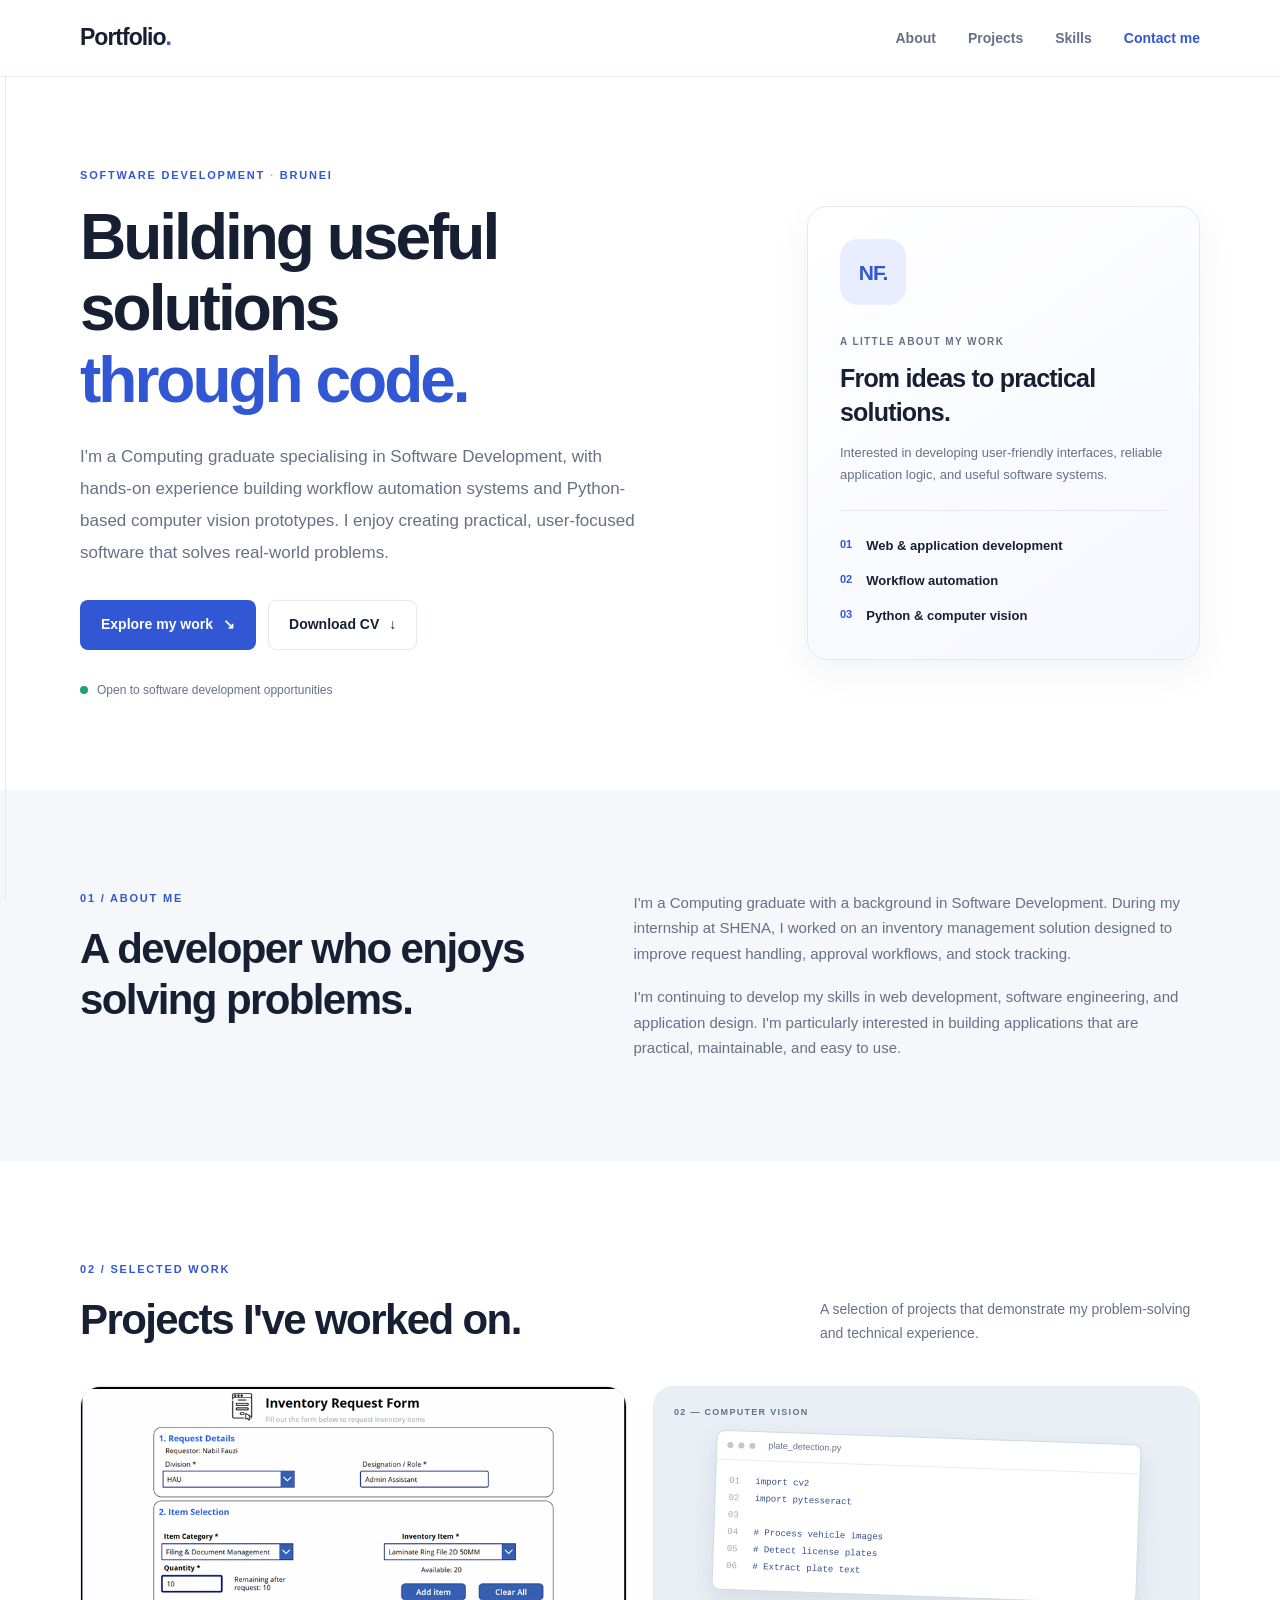
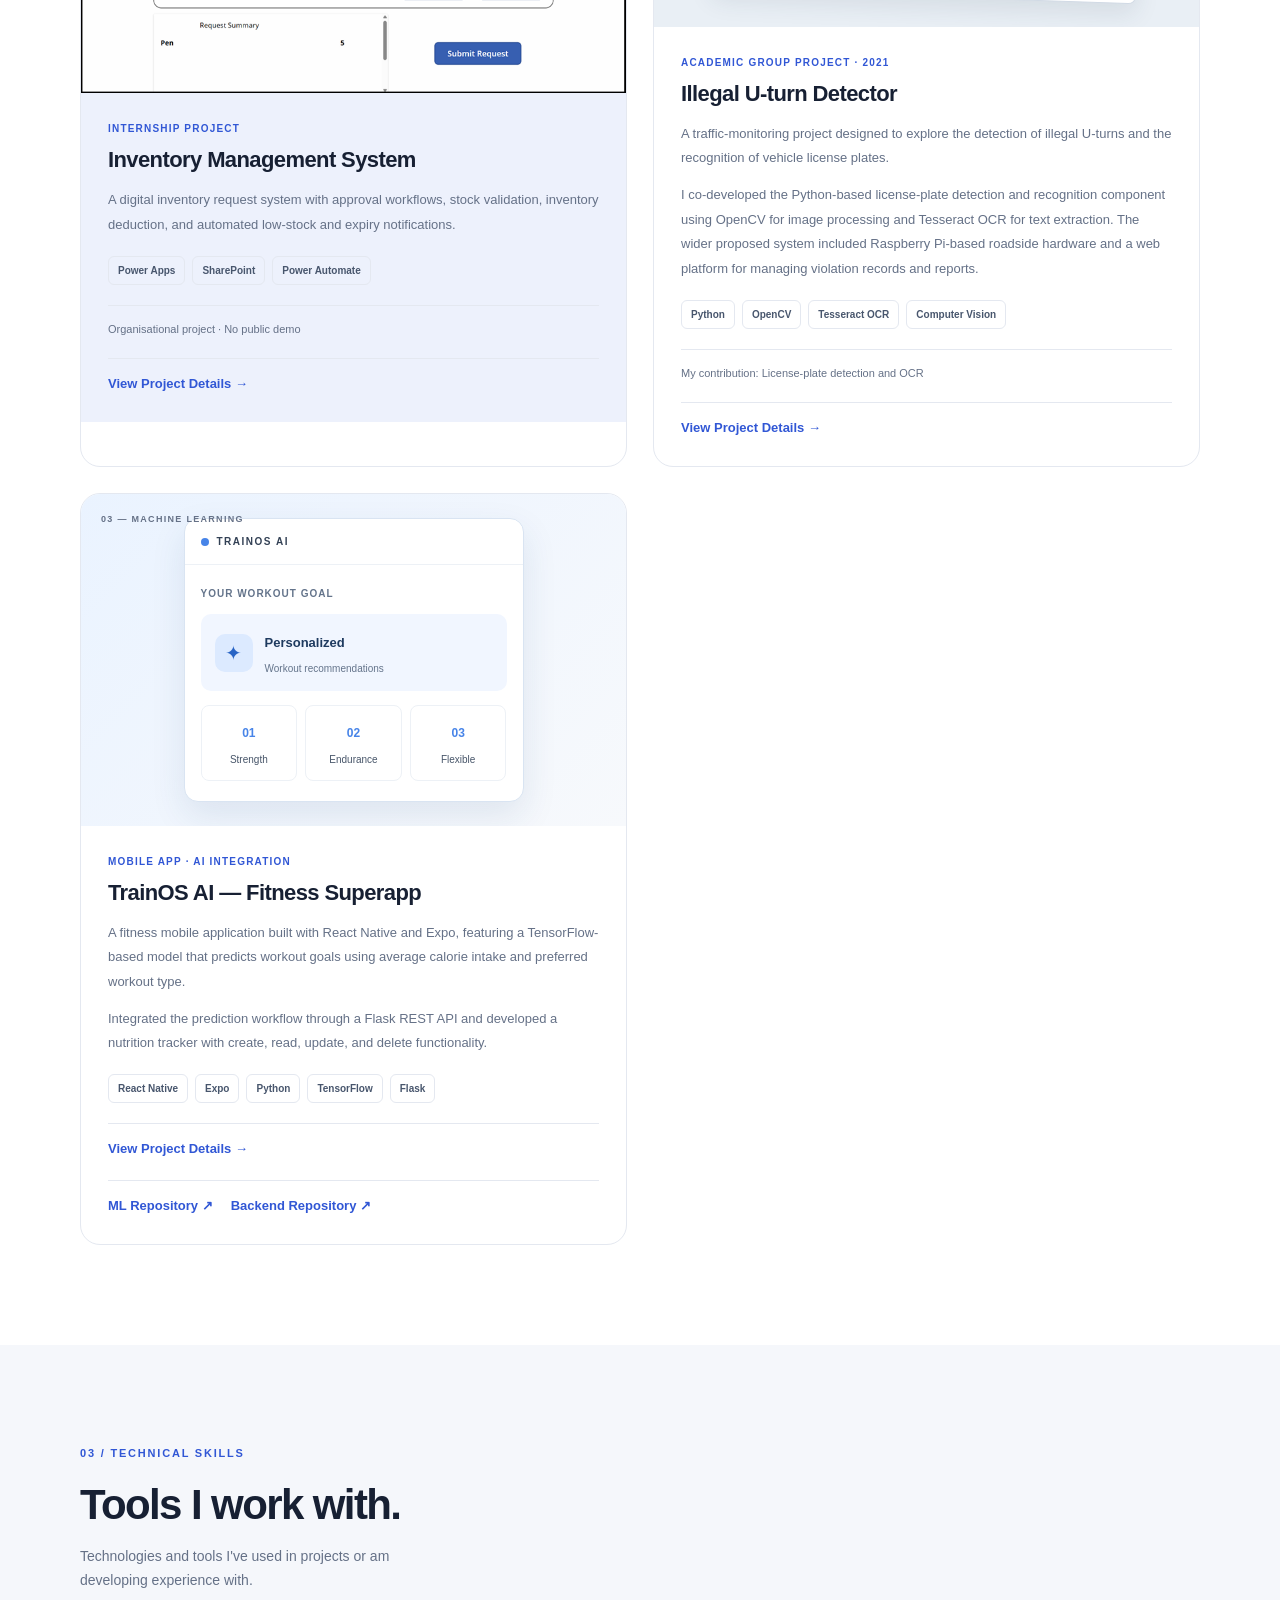
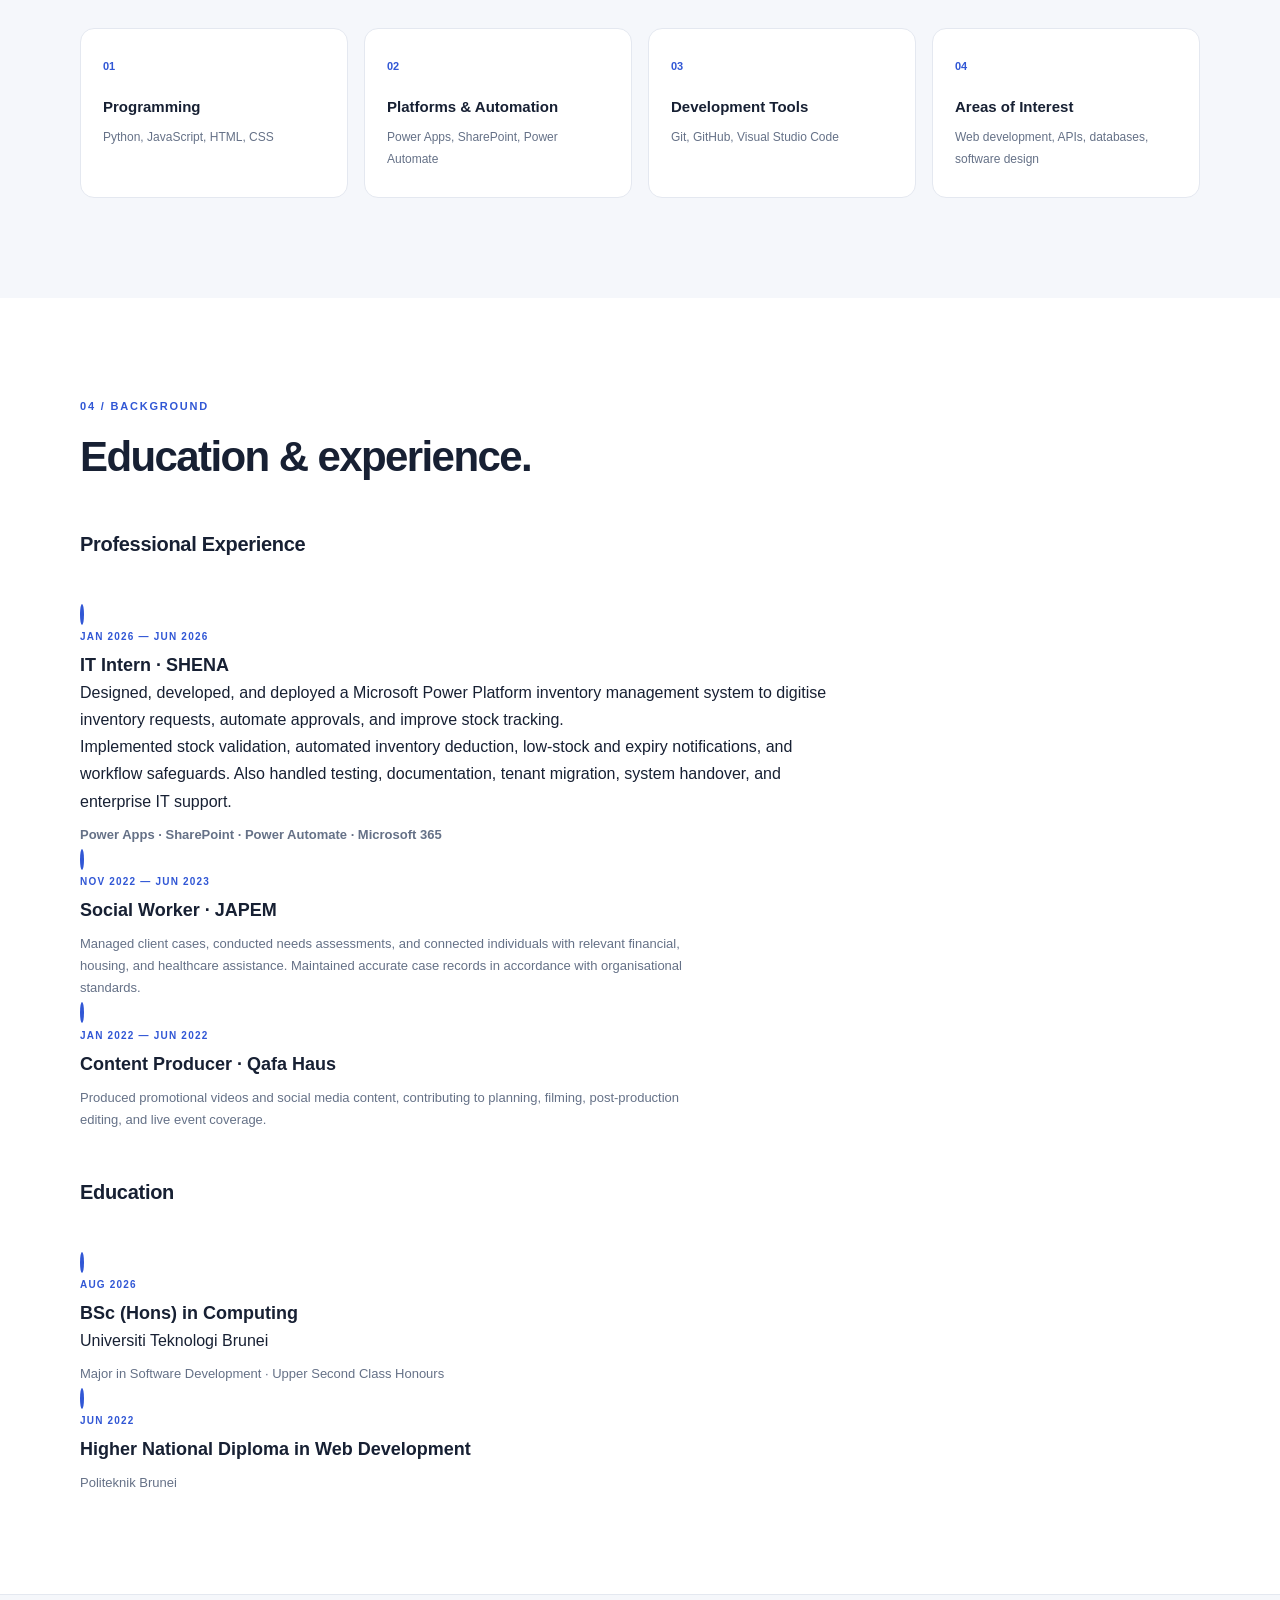
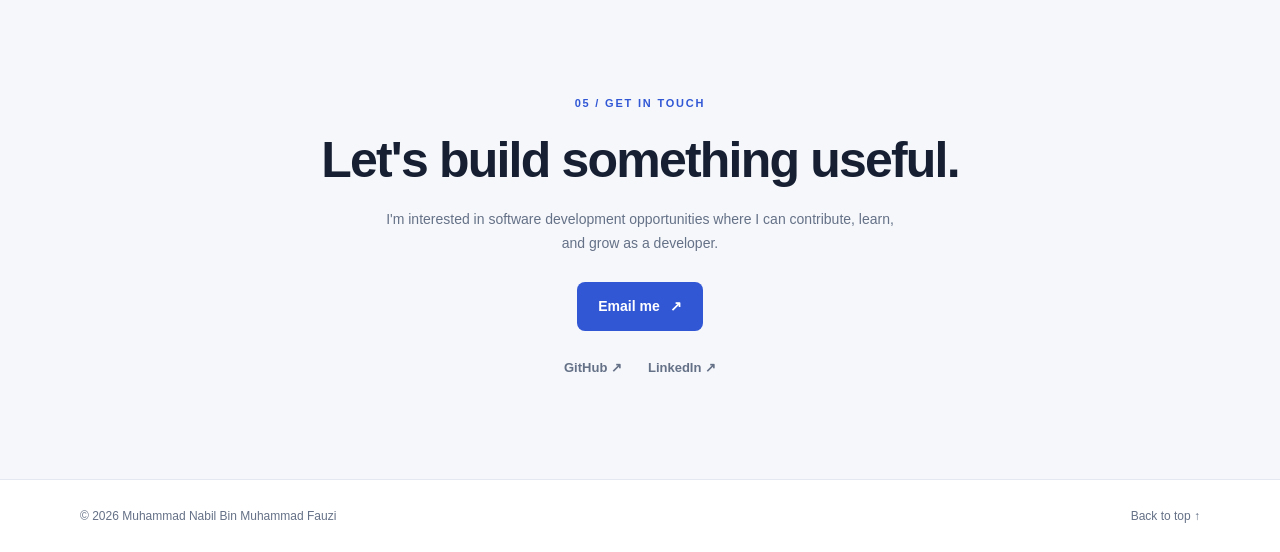
<file: index.html>
<!DOCTYPE html>
<html lang="en">
<head>
  <meta charset="UTF-8">
  <meta name="viewport" content="width=device-width, initial-scale=1.0">

  <meta
    name="description"
    content="Software developer portfolio showcasing projects, technical skills, and experience."
  >

  <title>Developer Portfolio | Muhammad Nabil Bin Muhammad Fauzi</title>

  <link rel="stylesheet" href="style.css">
  <script src="script.js" defer></script>
</head>

<body>
  <header class="site-header">
    <nav class="navbar container" aria-label="Main navigation">
      <a class="logo" href="#home">Portfolio<span>.</span></a>

      <button
        class="menu-toggle"
        id="menu-toggle"
        type="button"
        aria-label="Open navigation menu"
        aria-expanded="false"
        aria-controls="nav-links"
      >
        <span></span>
        <span></span>
        <span></span>
      </button>

      <ul class="nav-links" id="nav-links">
        <li><a href="#about">About</a></li>
        <li><a href="#projects">Projects</a></li>
        <li><a href="#skills">Skills</a></li>
        <li><a href="#contact" class="nav-contact">Contact me</a></li>
      </ul>
    </nav>
  </header>

  <main>
    <!-- Hero -->
    <section class="hero container" id="home">
      <div class="hero-content">
        <p class="eyebrow">
          SOFTWARE DEVELOPMENT <span>·</span> BRUNEI
        </p>

        <h1>
          Building useful solutions
          <span>through code.</span>
        </h1>

        <p class="hero-description">
          I'm a Computing graduate specialising in Software Development, with hands-on experience building workflow automation 
          systems and Python-based computer vision prototypes. I enjoy creating practical, user-focused software that solves 
          real-world problems.
        </p>

        <div class="hero-actions">
          <a href="#projects" class="button button-primary">
            Explore my work <span aria-hidden="true">↘</span>
          </a>

          <a href="assets/NabilCV.pdf" class="button button-secondary" download="NabilCV.pdf">
            Download CV <span aria-hidden="true">↓</span>
          </a>
        </div>

        <div class="hero-meta">
          <span class="status-dot"></span>
          Open to software development opportunities
        </div>
      </div>

      <aside class="hero-card" aria-label="Professional summary">
        <div class="profile-mark">NF.</div>

        <p class="card-label">A LITTLE ABOUT MY WORK</p>
        <h2>From ideas to practical solutions.</h2>

        <p>
          Interested in developing user-friendly interfaces,
          reliable application logic, and useful software systems.
        </p>

        <div class="card-divider"></div>

        <div class="focus-row">
          <span>01</span>
          <span>Web & application development</span>
        </div>

        <div class="focus-row">
          <span>02</span>
          <span>Workflow automation</span>
        </div>

        <div class="focus-row">
          <span>03</span>
          <span>Python & computer vision</span>
        </div>
      </aside>
    </section>

    <!-- About -->
    <section class="section section-muted" id="about">
      <div class="container about-grid">
        <div>
          <p class="eyebrow">01 / ABOUT ME</p>
          <h2 class="section-title">
            A developer who enjoys solving problems.
          </h2>
        </div>

        <div class="about-copy">
          <p>
            I'm a Computing graduate with a background in Software
            Development. During my internship at SHENA, I worked on
            an inventory management solution designed to improve
            request handling, approval workflows, and stock tracking.
          </p>

          <p>
            I'm continuing to develop my skills in web development,
            software engineering, and application design. I'm
            particularly interested in building applications that
            are practical, maintainable, and easy to use.
          </p>
        </div>
      </div>
    </section>


    <!-- Projects -->
    <section class="section container" id="projects">
      <div class="section-heading">
        <div>
          <p class="eyebrow">02 / SELECTED WORK</p>
          <h2 class="section-title">Projects I've worked on.</h2>
        </div>

        <p class="section-intro">
          A selection of projects that demonstrate my
          problem-solving and technical experience.
        </p>
      </div>

      <div class="project-grid">

        <!-- Project 1: Inventory Management System -->
        <article class="project-card">
          <div class="project-visual inventory-visual">
            <span class="visual-label">01 — BUSINESS AUTOMATION</span>

            
        <div class="project-visual inventory-visual">
          <img
             class="project-screenshot"
             src="assets/ivs.png"
             alt="Screenshot of the inventory management and item request interface"
             loading="lazy"
              />
        </div>


          <div class="project-body">
            <p class="project-type">INTERNSHIP PROJECT</p>
            <h3>Inventory Management System</h3>

            <p>
              A digital inventory request system with approval
              workflows, stock validation, inventory deduction,
              and automated low-stock and expiry notifications.
            </p>

            <ul class="tag-list" aria-label="Technologies used">
              <li>Power Apps</li>
              <li>SharePoint</li>
              <li>Power Automate</li>
            </ul>

            <p class="project-note">
              Organisational project · No public demo
            </p>

            
          <div class="project-links">
            <a href="project-inventory.html">
               View Project Details &rarr;
            </a>
        </div>

          </div>
        </article>


        <!-- Project 2: Illegal U-turn Detector -->
        <article class="project-card">
        <div class="project-visual code-visual">
            <span class="visual-label">02 — COMPUTER VISION</span>

            <div class="code-window">
            <div class="code-window-bar">
                <span></span><span></span><span></span>
                <p>plate_detection.py</p>
            </div>

            <div class="code-lines" aria-hidden="true">
                <p><span>01</span> import cv2</p>
                <p><span>02</span> import pytesseract</p>
                <p><span>03</span></p>
             <p><span>04</span> # Process vehicle images</p>
                <p><span>05</span> # Detect license plates</p>
             <p><span>06</span> # Extract plate text</p>
            </div>
            </div>
         </div>

        <div class="project-body">
         <p class="project-type">
             ACADEMIC GROUP PROJECT · 2021
            </p>

         <h3>Illegal U-turn Detector</h3>

            <p>
            A traffic-monitoring project designed to explore the
            detection of illegal U-turns and the recognition of
            vehicle license plates.
            </p>

            <p>
            I co-developed the Python-based license-plate
            detection and recognition component using OpenCV
            for image processing and Tesseract OCR for text
            extraction. The wider proposed system included
            Raspberry Pi-based roadside hardware and a web
            platform for managing violation records and reports.
            </p>

         <ul class="tag-list" aria-label="Technologies used">
             <li>Python</li>
              <li>OpenCV</li>
              <li>Tesseract OCR</li>
              <li>Computer Vision</li>
            </ul>

         <p class="project-note">
              My contribution: License-plate detection and OCR
            </p>

        <div class="project-links">
            <a href="project-uturn.html">
               View Project Details &rarr;
            </a>
        </div>


        </div>
        </article>


        <!-- Project 3: TrainOS AI -->
        <article class="project-card">
          <div class="project-visual trainos-visual">
            <span class="visual-label">03 — MACHINE LEARNING</span>

            <div class="trainos-preview">
              <div class="trainos-preview-header">
                <span class="trainos-preview-dot"></span>
                <span>TRAINOS AI</span>
              </div>

              <div class="trainos-preview-content">
                <p class="trainos-preview-label">
                  YOUR WORKOUT GOAL
                </p>

                <div class="trainos-goal">
                  <span class="trainos-goal-icon">✦</span>
                  <div>
                    <strong>Personalized</strong>
                    <p>Workout recommendations</p>
                  </div>
                </div>

                <div class="trainos-preview-stats">
                  <div>
                    <span>01</span>
                    <p>Strength</p>
                  </div>
                  <div>
                    <span>02</span>
                    <p>Endurance</p>
                  </div>
                  <div>
                    <span>03</span>
                    <p>Flexible</p>
                  </div>
                </div>
              </div>
            </div>
          </div>

          <div class="project-body">
            <p class="project-type">MOBILE APP · AI INTEGRATION</p>
            <h3>TrainOS AI — Fitness Superapp</h3>

            <p>
              A fitness mobile application built with React Native
              and Expo, featuring a TensorFlow-based model that
              predicts workout goals using average calorie intake
              and preferred workout type.
            </p>

            <p>
              Integrated the prediction workflow through a Flask
              REST API and developed a nutrition tracker with
              create, read, update, and delete functionality.
            </p>

            <ul class="tag-list" aria-label="Technologies used">
              <li>React Native</li>
              <li>Expo</li>
              <li>Python</li>
              <li>TensorFlow</li>
              <li>Flask</li>
            </ul>
            
              <div class="project-links">
                <a href="project-trainos.html">
                   View Project Details &rarr;
                </a>
              </div>

            <div class="project-links">
              <a
                href="https://github.com/frontiermarch/TrainOS_ML"
                target="_blank"
                rel="noopener noreferrer"
              >
                ML Repository ↗
              </a>

              <a
                href="https://github.com/frontiermarch/TrainOS_ML_backend"
                target="_blank"
                rel="noopener noreferrer"
              >
                Backend Repository ↗
              </a>
            </div>
          </div>
        </article>

      </div>
    </section>


    <!-- Skills -->
    <section class="section section-muted" id="skills">
      <div class="container">
        <p class="eyebrow">03 / TECHNICAL SKILLS</p>
        <h2 class="section-title">Tools I work with.</h2>

        <p class="section-intro skills-intro">
          Technologies and tools I've used in projects or
          am developing experience with.
        </p>

        <div class="skills-grid">
          <article class="skill-card">
            <span class="skill-number">01</span>
            <h3>Programming</h3>
            <p>Python, JavaScript, HTML, CSS</p>
          </article>

          <article class="skill-card">
            <span class="skill-number">02</span>
            <h3>Platforms & Automation</h3>
            <p>Power Apps, SharePoint, Power Automate</p>
          </article>

          <article class="skill-card">
            <span class="skill-number">03</span>
            <h3>Development Tools</h3>
            <p>Git, GitHub, Visual Studio Code</p>
          </article>

          <article class="skill-card">
            <span class="skill-number">04</span>
            <h3>Areas of Interest</h3>
            <p>Web development, APIs, databases, software design</p>
          </article>
        </div>
      </div>
    </section>

   

<!-- Background -->
<section class="section container" id="education">
  <p class="eyebrow">04 / BACKGROUND</p>
  <h2 class="section-title">Education & experience.</h2>

  <!-- Professional Experience -->
  <div class="background-group">
    <h3 class="background-heading">Professional Experience</h3>

    <div class="timeline">

      <!-- SHENA -->
      <article class="timeline-item">
        <span class="timeline-dot"></span>
        <div>
          <p class="timeline-date">JAN 2026 — JUN 2026</p>
          <h3>IT Intern · SHENA</h3>
          <p>
            Designed, developed, and deployed a Microsoft
            Power Platform inventory management system to
            digitise inventory requests, automate approvals,
            and improve stock tracking.
          </p>
          <p>
            Implemented stock validation, automated inventory
            deduction, low-stock and expiry notifications,
            and workflow safeguards. Also handled testing,
            documentation, tenant migration, system handover,
            and enterprise IT support.
          </p>
          <p class="timeline-skills">
            Power Apps · SharePoint · Power Automate · Microsoft 365
          </p>
        </div>
      </article>

      <!-- JAPEM -->
      <article class="timeline-item">
        <span class="timeline-dot"></span>
        <div>
          <p class="timeline-date">NOV 2022 — JUN 2023</p>
          <h3>Social Worker · JAPEM</h3>
          <p>
            Managed client cases, conducted needs assessments,
            and connected individuals with relevant financial,
            housing, and healthcare assistance. Maintained
            accurate case records in accordance with
            organisational standards.
          </p>
        </div>
      </article>

      <!-- Qafa Haus -->
      <article class="timeline-item">
        <span class="timeline-dot"></span>
        <div>
          <p class="timeline-date">JAN 2022 — JUN 2022</p>
          <h3>Content Producer · Qafa Haus</h3>
          <p>
            Produced promotional videos and social media
            content, contributing to planning, filming,
            post-production editing, and live event coverage.
          </p>
        </div>
      </article>

    </div>
  </div>

  <!-- Education -->
  <div class="background-group">
    <h3 class="background-heading">Education</h3>

    <div class="timeline">

      <!-- UTB -->
      <article class="timeline-item">
        <span class="timeline-dot"></span>
        <div>
          <p class="timeline-date">AUG 2026</p>
          <h3>BSc (Hons) in Computing</h3>
          <p>Universiti Teknologi Brunei</p>
          <p>
            Major in Software Development · Upper Second Class Honours
          </p>
        </div>
      </article>

      <!-- Politeknik Brunei -->
      <article class="timeline-item">
        <span class="timeline-dot"></span>
        <div>
          <p class="timeline-date">JUN 2022</p>
          <h3>Higher National Diploma in Web Development</h3>
          <p>Politeknik Brunei</p>
        </div>
      </article>

    </div>
  </div>
</section>



    <!-- Contact -->
    <section class="section contact-section" id="contact">
      <div class="container contact-content">
        <p class="eyebrow">05 / GET IN TOUCH</p>
        <h2>Let's build something useful.</h2>

        <p>
          I'm interested in software development opportunities
          where I can contribute, learn, and grow as a developer.
        </p>

        <!-- Replace the email address with your own. -->
        <a
          class="button button-primary"
          href="mailto:frontiermarch@gmail.com"
        >
          Email me <span aria-hidden="true">↗</span>
        </a>

        <div class="social-links">
          <!-- Replace these URLs with your own profiles. -->
          <a href="https://github.com/frontiermarch" target="_blank"
             rel="noopener noreferrer">GitHub ↗</a>
          <a href="https://www.linkedin.com/in/md-nabil-md-fauzi-a9b66822a/" target="_blank"
             rel="noopener noreferrer">LinkedIn ↗</a>
        </div>
      </div>
    </section>
  </main>

  <footer class="site-footer">
    <div class="container footer-content">
      <p>© <span id="current-year"></span> Muhammad Nabil Bin Muhammad Fauzi</p>
      <a href="#home">Back to top ↑</a>
    </div>
  </footer>
</body>
</html>
</file>
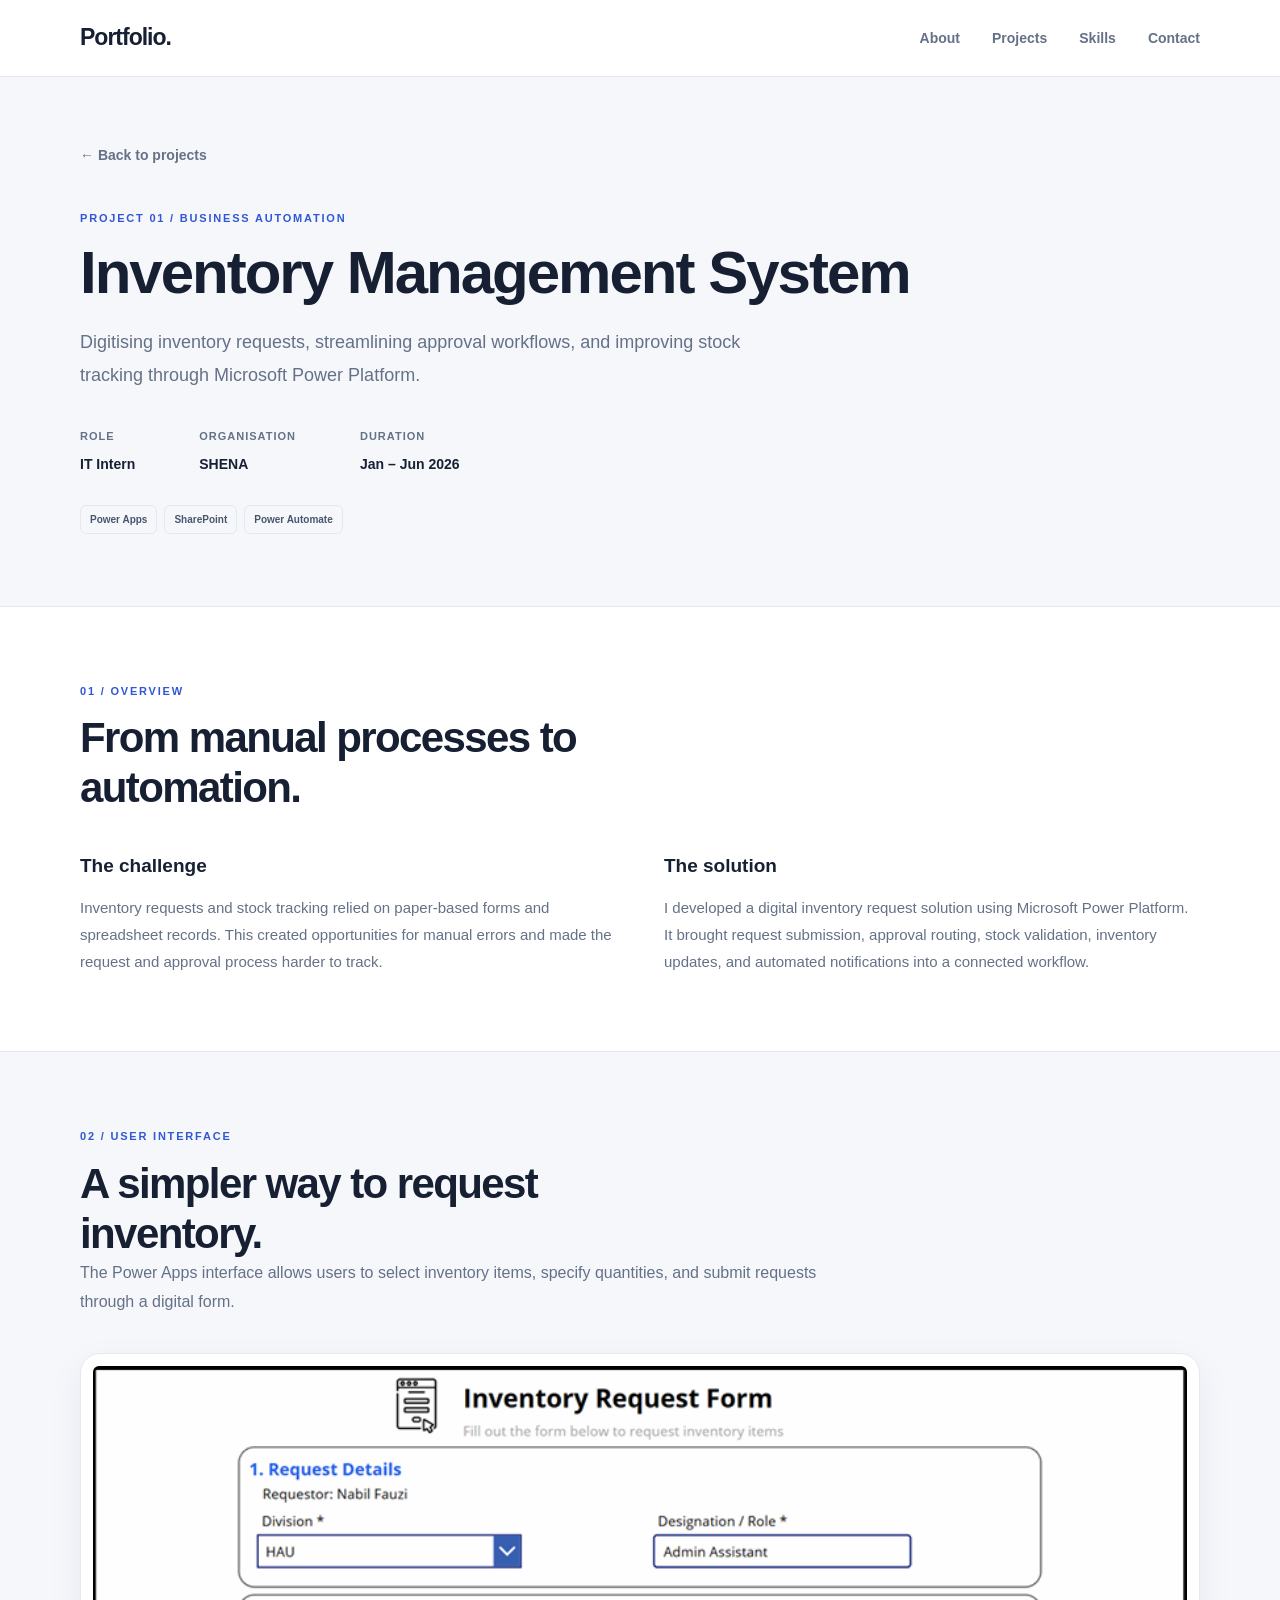
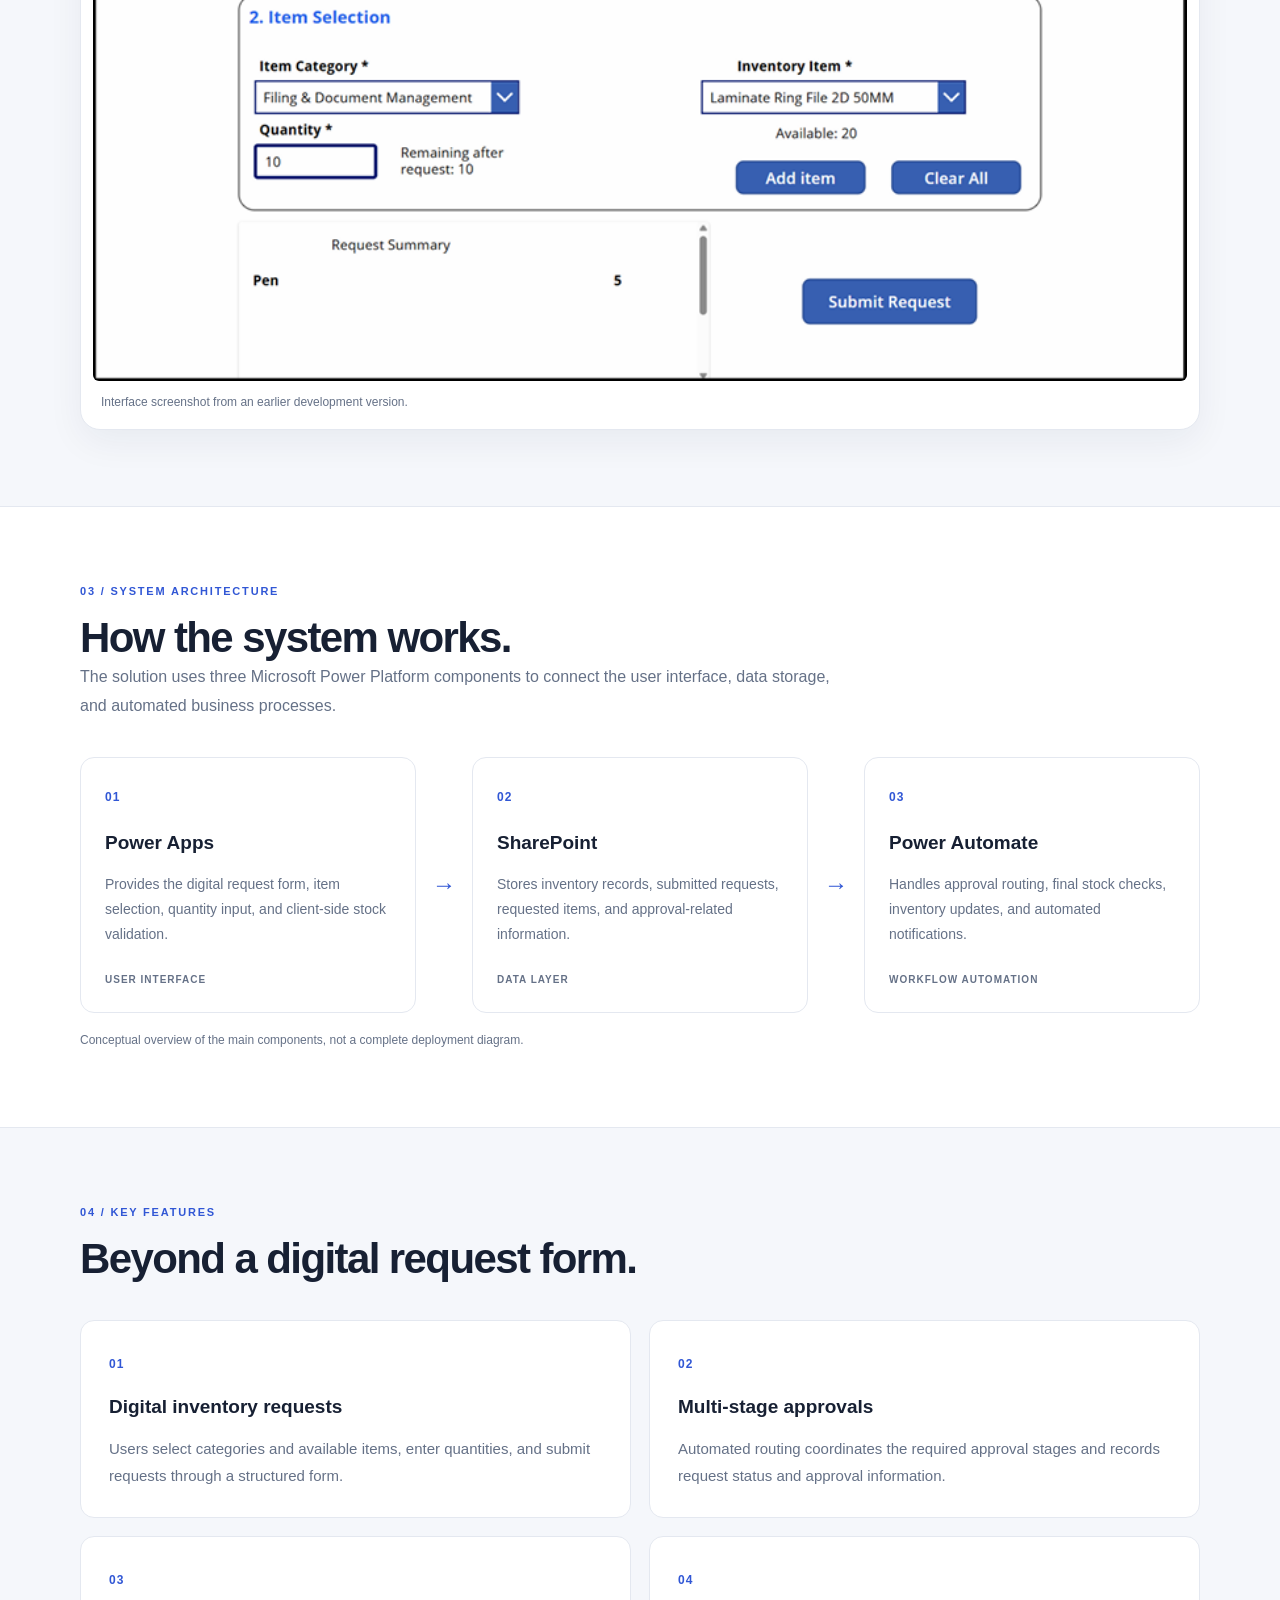
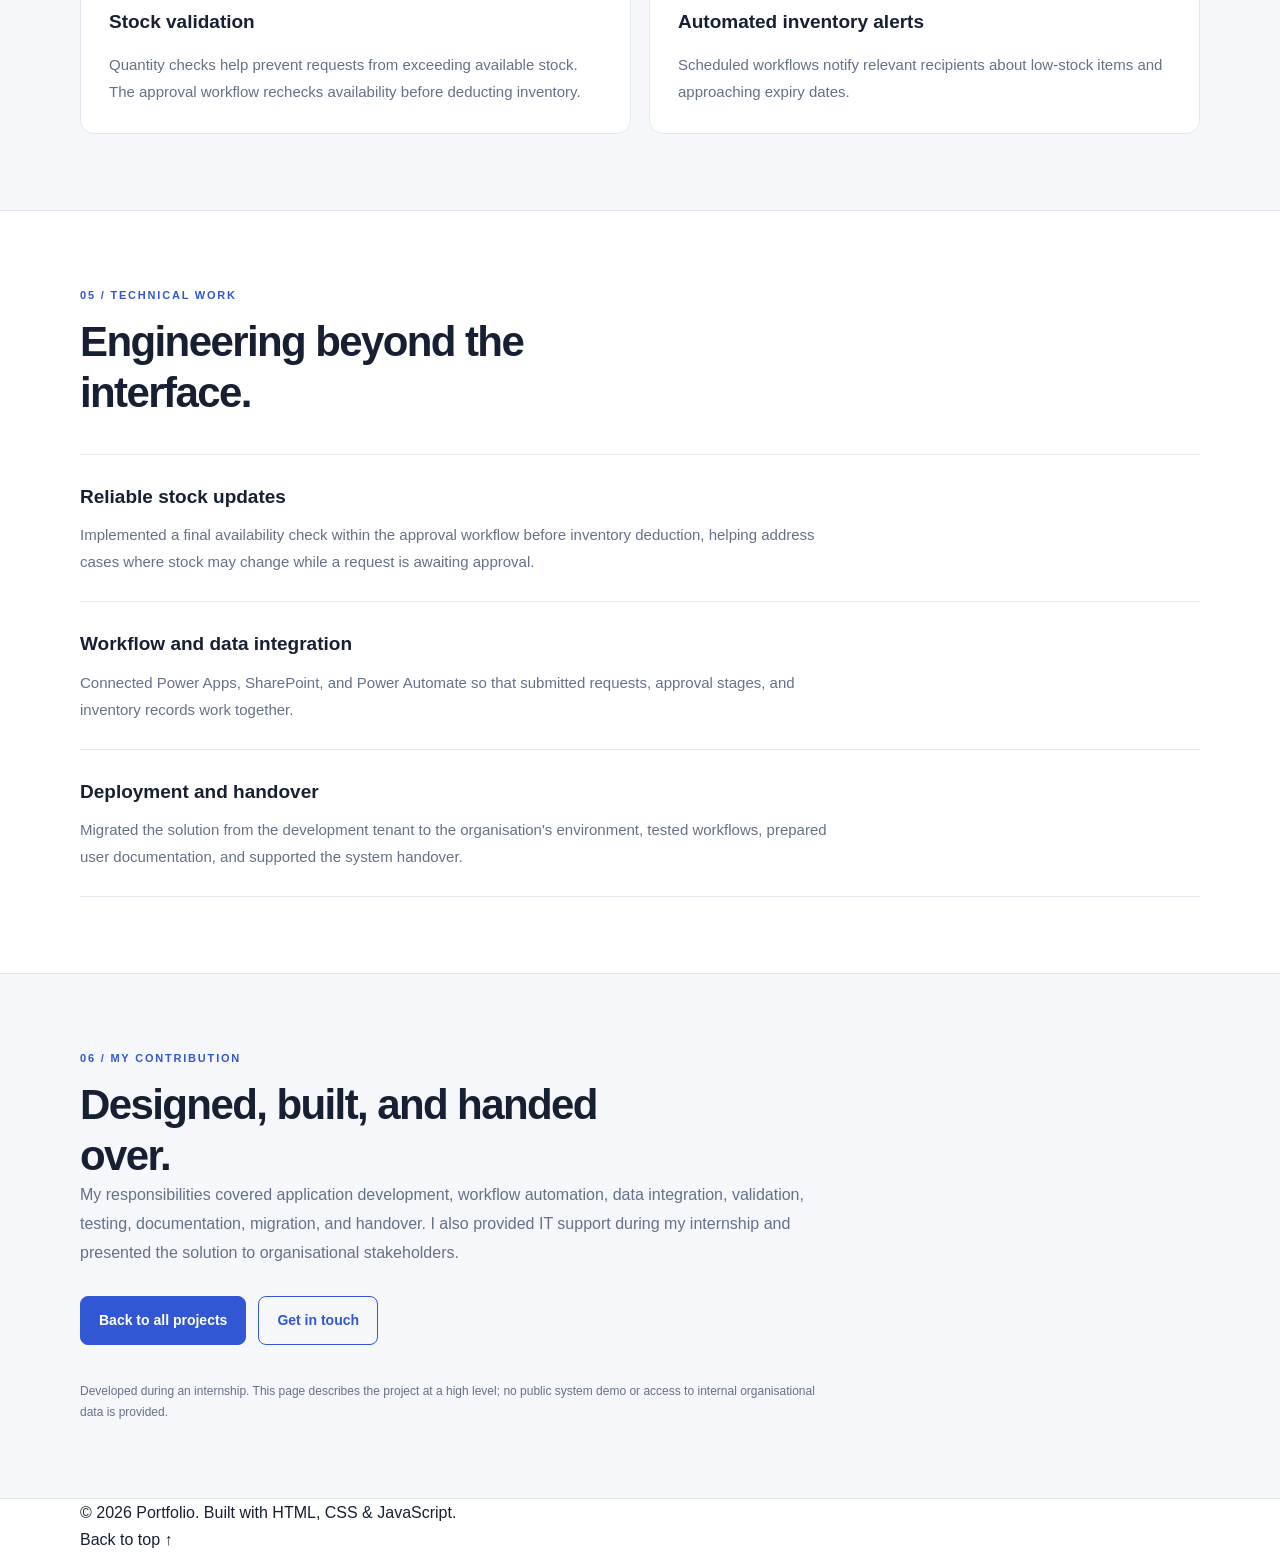
<file: project-inventory.html>
<!DOCTYPE html>
<html lang="en">
<head>
  <meta charset="UTF-8">
  <meta name="viewport" content="width=device-width, initial-scale=1.0">

  <meta
    name="description"
    content="A Microsoft Power Platform inventory management solution developed during an IT internship, featuring digital requests, approval workflows, stock validation, and automated inventory alerts."
  >

  <title>Inventory Management System | Portfolio</title>

  <link rel="stylesheet" href="style.css">
  <link rel="stylesheet" href="project-details.css">
</head>

<body>

  <!-- Navigation -->
  <header class="site-header">
    <nav class="navbar container">
      <a class="logo" href="index.html">Portfolio.</a>

      <button
        class="menu-toggle"
        id="menu-toggle"
        aria-label="Toggle navigation"
        aria-expanded="false"
        aria-controls="nav-links"
      >
        <span></span>
        <span></span>
        <span></span>
      </button>

      <ul class="nav-links" id="nav-links">
        <li><a href="index.html#about">About</a></li>
        <li><a href="index.html#projects">Projects</a></li>
        <li><a href="index.html#skills">Skills</a></li>
        <li><a href="index.html#contact">Contact</a></li>
      </ul>
    </nav>
  </header>

  <main>

    <!-- Project Hero -->
    <section class="project-detail-hero">
      <div class="container">

        <a class="back-link" href="index.html#projects">
          &larr; Back to projects
        </a>

        <p class="eyebrow">PROJECT 01 / BUSINESS AUTOMATION</p>

        <h1>Inventory Management System</h1>

        <p class="project-detail-intro">
          Digitising inventory requests, streamlining approval
          workflows, and improving stock tracking through
          Microsoft Power Platform.
        </p>

        <div class="project-meta">
          <div>
            <span>ROLE</span>
            <strong>IT Intern</strong>
          </div>

          <div>
            <span>ORGANISATION</span>
            <strong>SHENA</strong>
          </div>

          <div>
            <span>DURATION</span>
            <strong>Jan – Jun 2026</strong>
          </div>
        </div>

        <ul class="tag-list project-detail-tags">
          <li>Power Apps</li>
          <li>SharePoint</li>
          <li>Power Automate</li>
        </ul>

      </div>
    </section>

    <!-- Project Overview -->
    <section class="section container project-detail-section">
      <div class="project-section-heading">
        <p class="eyebrow">01 / OVERVIEW</p>
        <h2 class="section-title">From manual processes to automation.</h2>
      </div>

      <div class="project-overview-grid">
        <div>
          <h3>The challenge</h3>
          <p>
            Inventory requests and stock tracking relied on
            paper-based forms and spreadsheet records. This
            created opportunities for manual errors and made
            the request and approval process harder to track.
          </p>
        </div>

        <div>
          <h3>The solution</h3>
          <p>
            I developed a digital inventory request solution
            using Microsoft Power Platform. It brought request
            submission, approval routing, stock validation,
            inventory updates, and automated notifications
            into a connected workflow.
          </p>
        </div>
      </div>
    </section>

    <!-- Interface Showcase -->
    <section class="section project-showcase-section">
      <div class="container">
        <div class="project-section-heading">
          <p class="eyebrow">02 / USER INTERFACE</p>
          <h2 class="section-title">A simpler way to request inventory.</h2>
          <p>
            The Power Apps interface allows users to select
            inventory items, specify quantities, and submit
            requests through a digital form.
          </p>
        </div>

        <figure class="project-screenshot-frame">
          <img
            src="assets/ivs.png"
            alt="Earlier version of the inventory management system interface"
            loading="lazy"
          >
          <figcaption>
            Interface screenshot from an earlier development version.
          </figcaption>
        </figure>
      </div>
    </section>

    <!-- Architecture -->
    <section class="section container project-detail-section">
      <div class="project-section-heading">
        <p class="eyebrow">03 / SYSTEM ARCHITECTURE</p>
        <h2 class="section-title">How the system works.</h2>
        <p>
          The solution uses three Microsoft Power Platform
          components to connect the user interface, data storage,
          and automated business processes.
        </p>
      </div>

      <div class="architecture-flow">

        <article class="architecture-card">
          <span class="architecture-number">01</span>
          <h3>Power Apps</h3>
          <p>
            Provides the digital request form, item selection,
            quantity input, and client-side stock validation.
          </p>
          <span class="architecture-role">USER INTERFACE</span>
        </article>

        <div class="architecture-connector" aria-hidden="true">
          &rarr;
        </div>

        <article class="architecture-card">
          <span class="architecture-number">02</span>
          <h3>SharePoint</h3>
          <p>
            Stores inventory records, submitted requests,
            requested items, and approval-related information.
          </p>
          <span class="architecture-role">DATA LAYER</span>
        </article>

        <div class="architecture-connector" aria-hidden="true">
          &rarr;
        </div>

        <article class="architecture-card">
          <span class="architecture-number">03</span>
          <h3>Power Automate</h3>
          <p>
            Handles approval routing, final stock checks,
            inventory updates, and automated notifications.
          </p>
          <span class="architecture-role">WORKFLOW AUTOMATION</span>
        </article>

      </div>

      <p class="architecture-note">
        Conceptual overview of the main components, not a
        complete deployment diagram.
      </p>
    </section>

    <!-- Key Features -->
    <section class="section project-showcase-section">
      <div class="container">
        <div class="project-section-heading">
          <p class="eyebrow">04 / KEY FEATURES</p>
          <h2 class="section-title">Beyond a digital request form.</h2>
        </div>

        <div class="feature-grid">

          <article class="feature-card">
            <span class="feature-number">01</span>
            <h3>Digital inventory requests</h3>
            <p>
              Users select categories and available items,
              enter quantities, and submit requests through
              a structured form.
            </p>
          </article>

          <article class="feature-card">
            <span class="feature-number">02</span>
            <h3>Multi-stage approvals</h3>
            <p>
              Automated routing coordinates the required
              approval stages and records request status
              and approval information.
            </p>
          </article>

          <article class="feature-card">
            <span class="feature-number">03</span>
            <h3>Stock validation</h3>
            <p>
              Quantity checks help prevent requests from
              exceeding available stock. The approval workflow
              rechecks availability before deducting inventory.
            </p>
          </article>

          <article class="feature-card">
            <span class="feature-number">04</span>
            <h3>Automated inventory alerts</h3>
            <p>
              Scheduled workflows notify relevant recipients
              about low-stock items and approaching expiry dates.
            </p>
          </article>

        </div>
      </div>
    </section>

    <!-- Technical Challenges -->
    <section class="section container project-detail-section">
      <div class="project-section-heading">
        <p class="eyebrow">05 / TECHNICAL WORK</p>
        <h2 class="section-title">Engineering beyond the interface.</h2>
      </div>

      <div class="technical-list">

        <article>
          <h3>Reliable stock updates</h3>
          <p>
            Implemented a final availability check within the
            approval workflow before inventory deduction,
            helping address cases where stock may change
            while a request is awaiting approval.
          </p>
        </article>

        <article>
          <h3>Workflow and data integration</h3>
          <p>
            Connected Power Apps, SharePoint, and Power Automate
            so that submitted requests, approval stages, and
            inventory records work together.
          </p>
        </article>

        <article>
          <h3>Deployment and handover</h3>
          <p>
            Migrated the solution from the development tenant
            to the organisation's environment, tested workflows,
            prepared user documentation, and supported the
            system handover.
          </p>
        </article>

      </div>
    </section>

    <!-- Contribution -->
    <section class="section project-contribution-section">
      <div class="container">
        <p class="eyebrow">06 / MY CONTRIBUTION</p>
        <h2 class="section-title">Designed, built, and handed over.</h2>

        <p class="contribution-description">
          My responsibilities covered application development,
          workflow automation, data integration, validation,
          testing, documentation, migration, and handover.
          I also provided IT support during my internship and
          presented the solution to organisational stakeholders.
        </p>

        <div class="project-detail-actions">
          <a class="btn btn-primary" href="index.html#projects">
            Back to all projects
          </a>
          <a class="btn btn-secondary" href="index.html#contact">
            Get in touch
          </a>
        </div>

        <p class="project-disclaimer">
          Developed during an internship. This page describes
          the project at a high level; no public system demo
          or access to internal organisational data is provided.
        </p>
      </div>
    </section>

  </main>

  <!-- Footer -->
  <footer class="site-footer">
    <div class="container">
      <p>&copy; 2026 Portfolio. Built with HTML, CSS & JavaScript.</p>
      <a href="#">Back to top &uarr;</a>
    </div>
  </footer>

  <script src="script.js"></script>
</body>
</html>
</file>
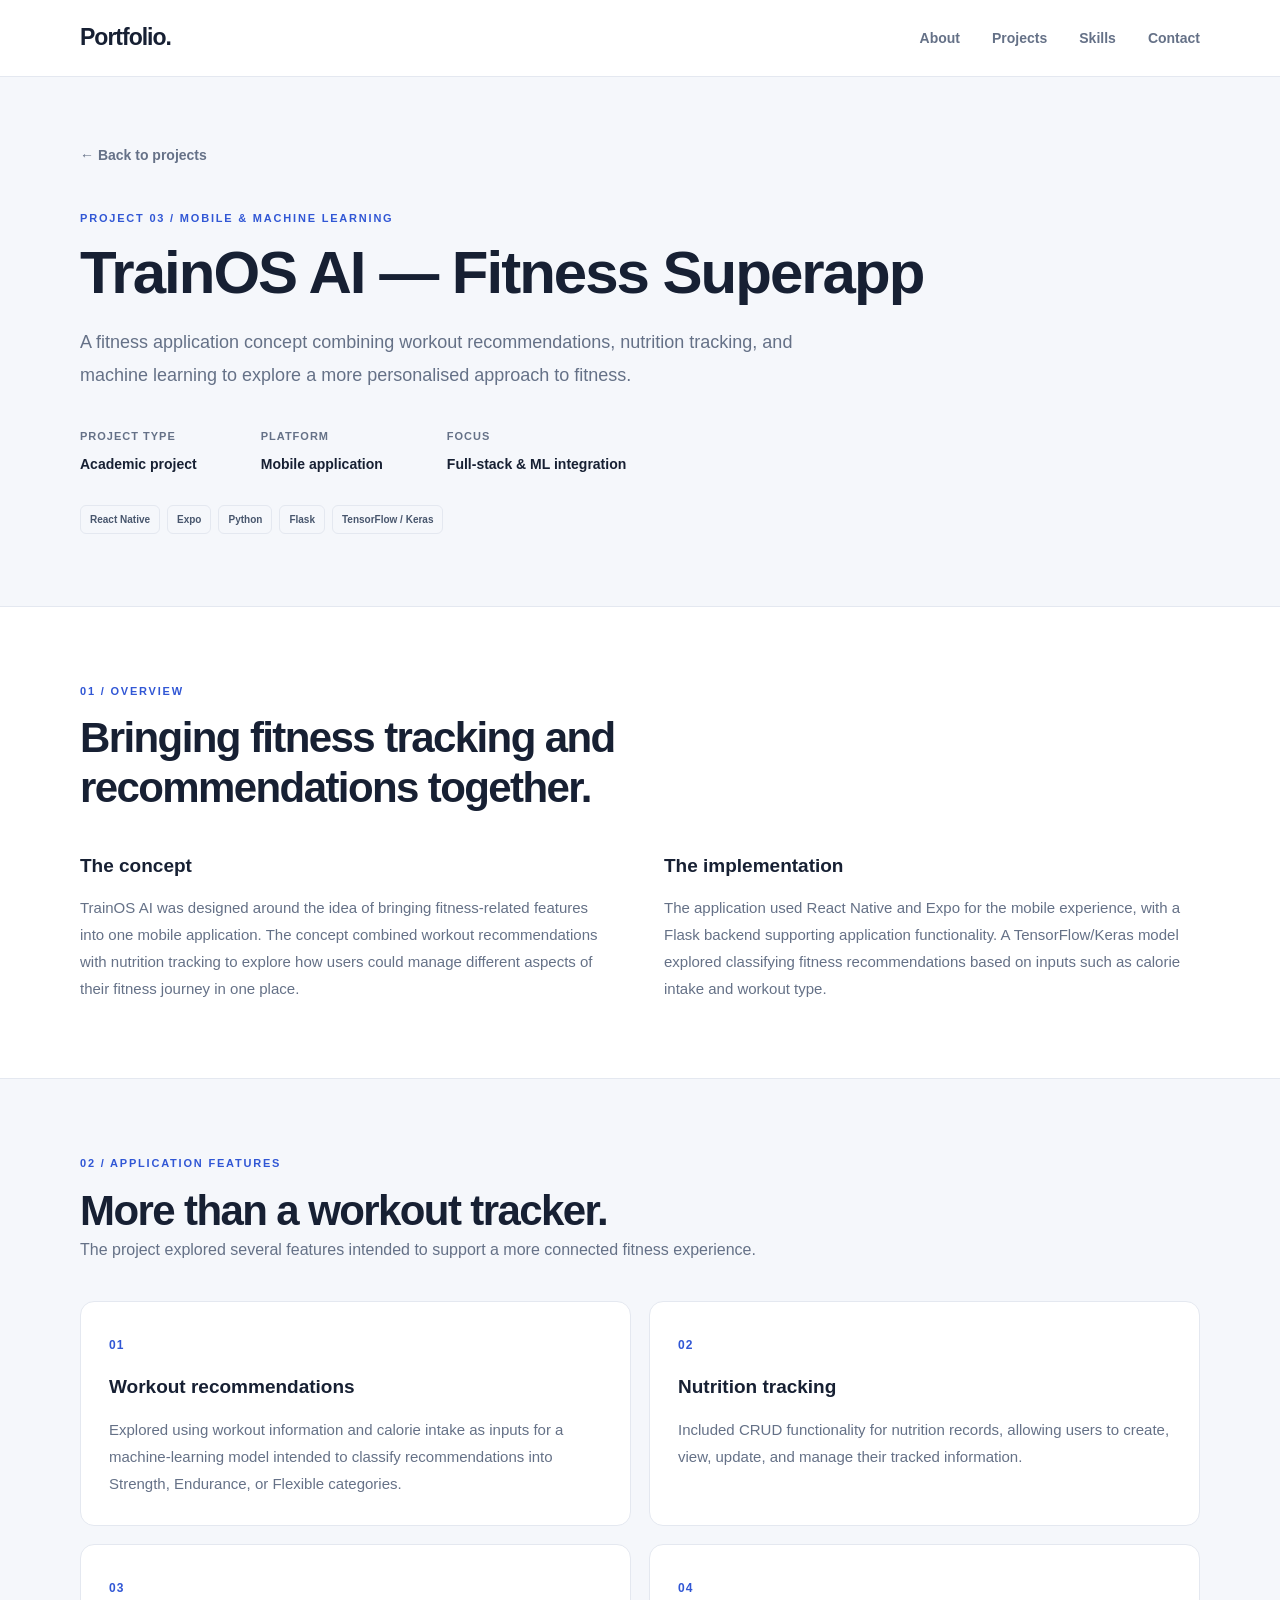
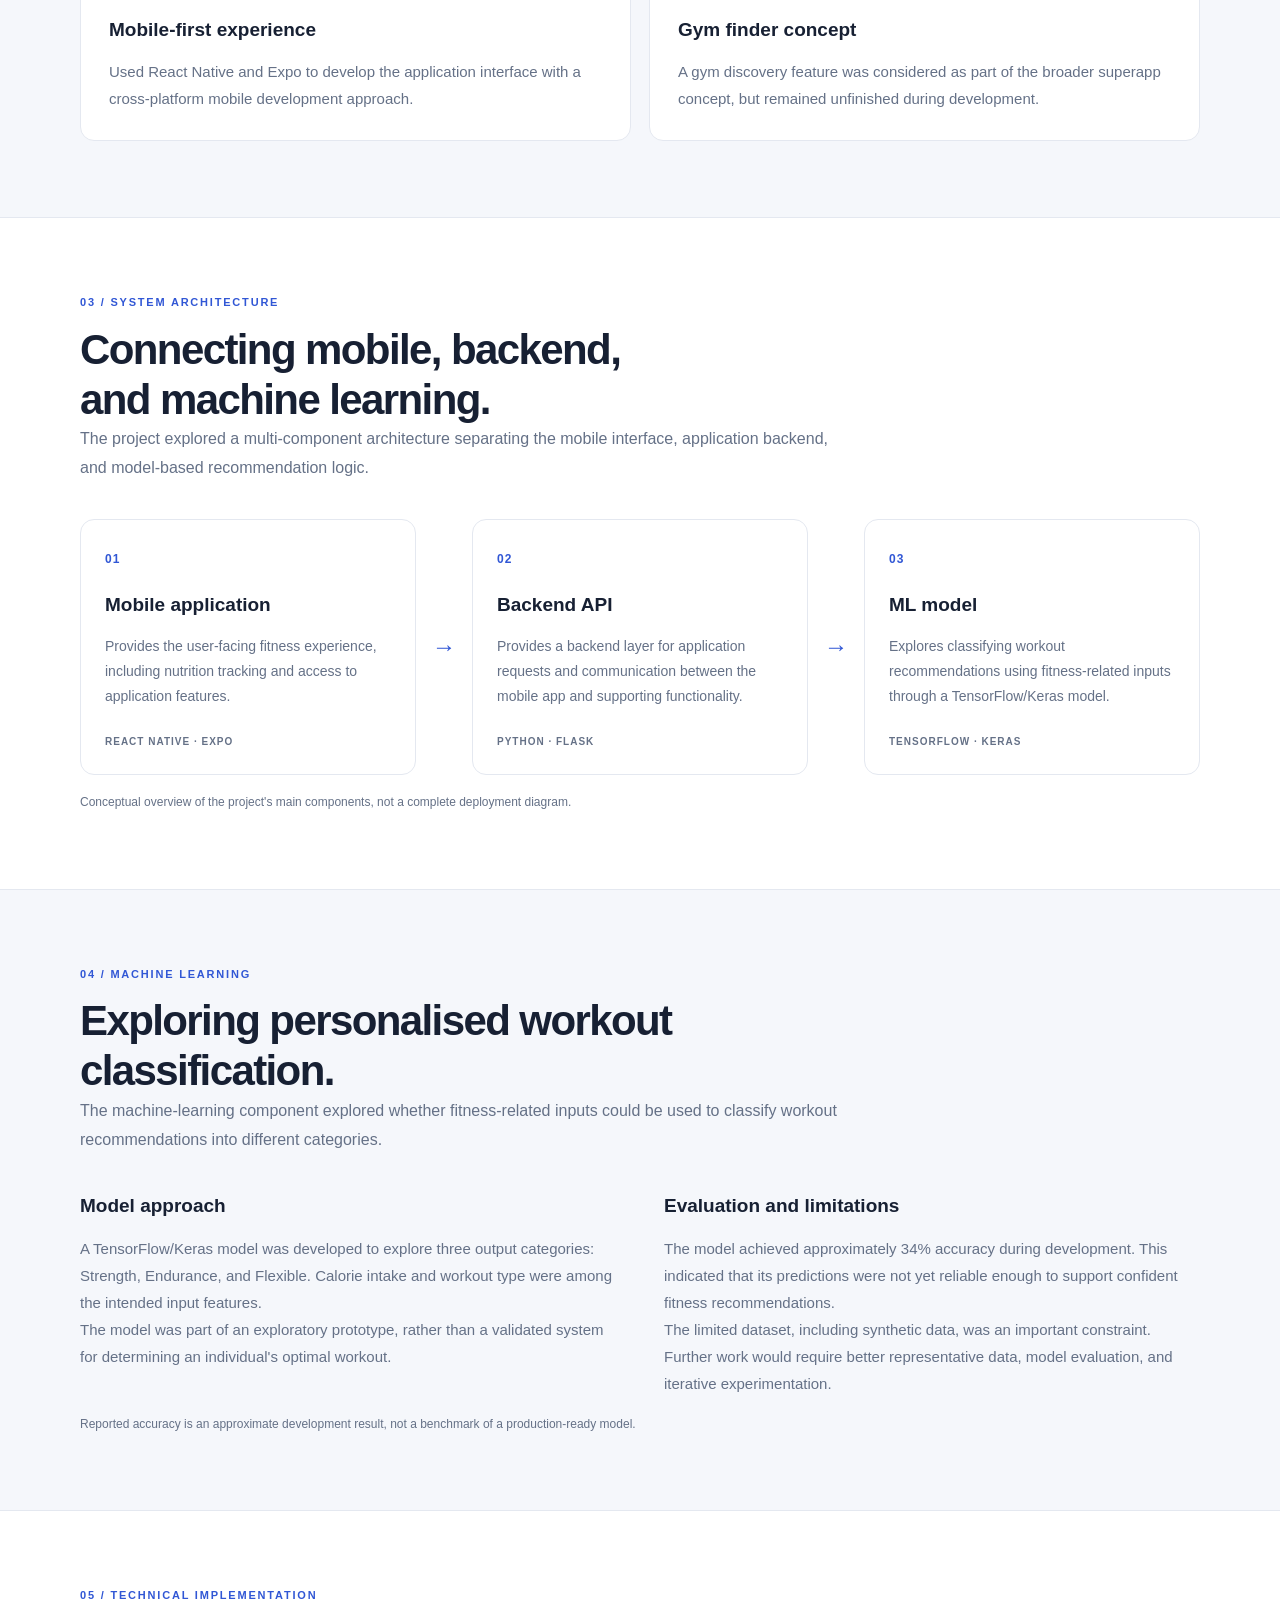
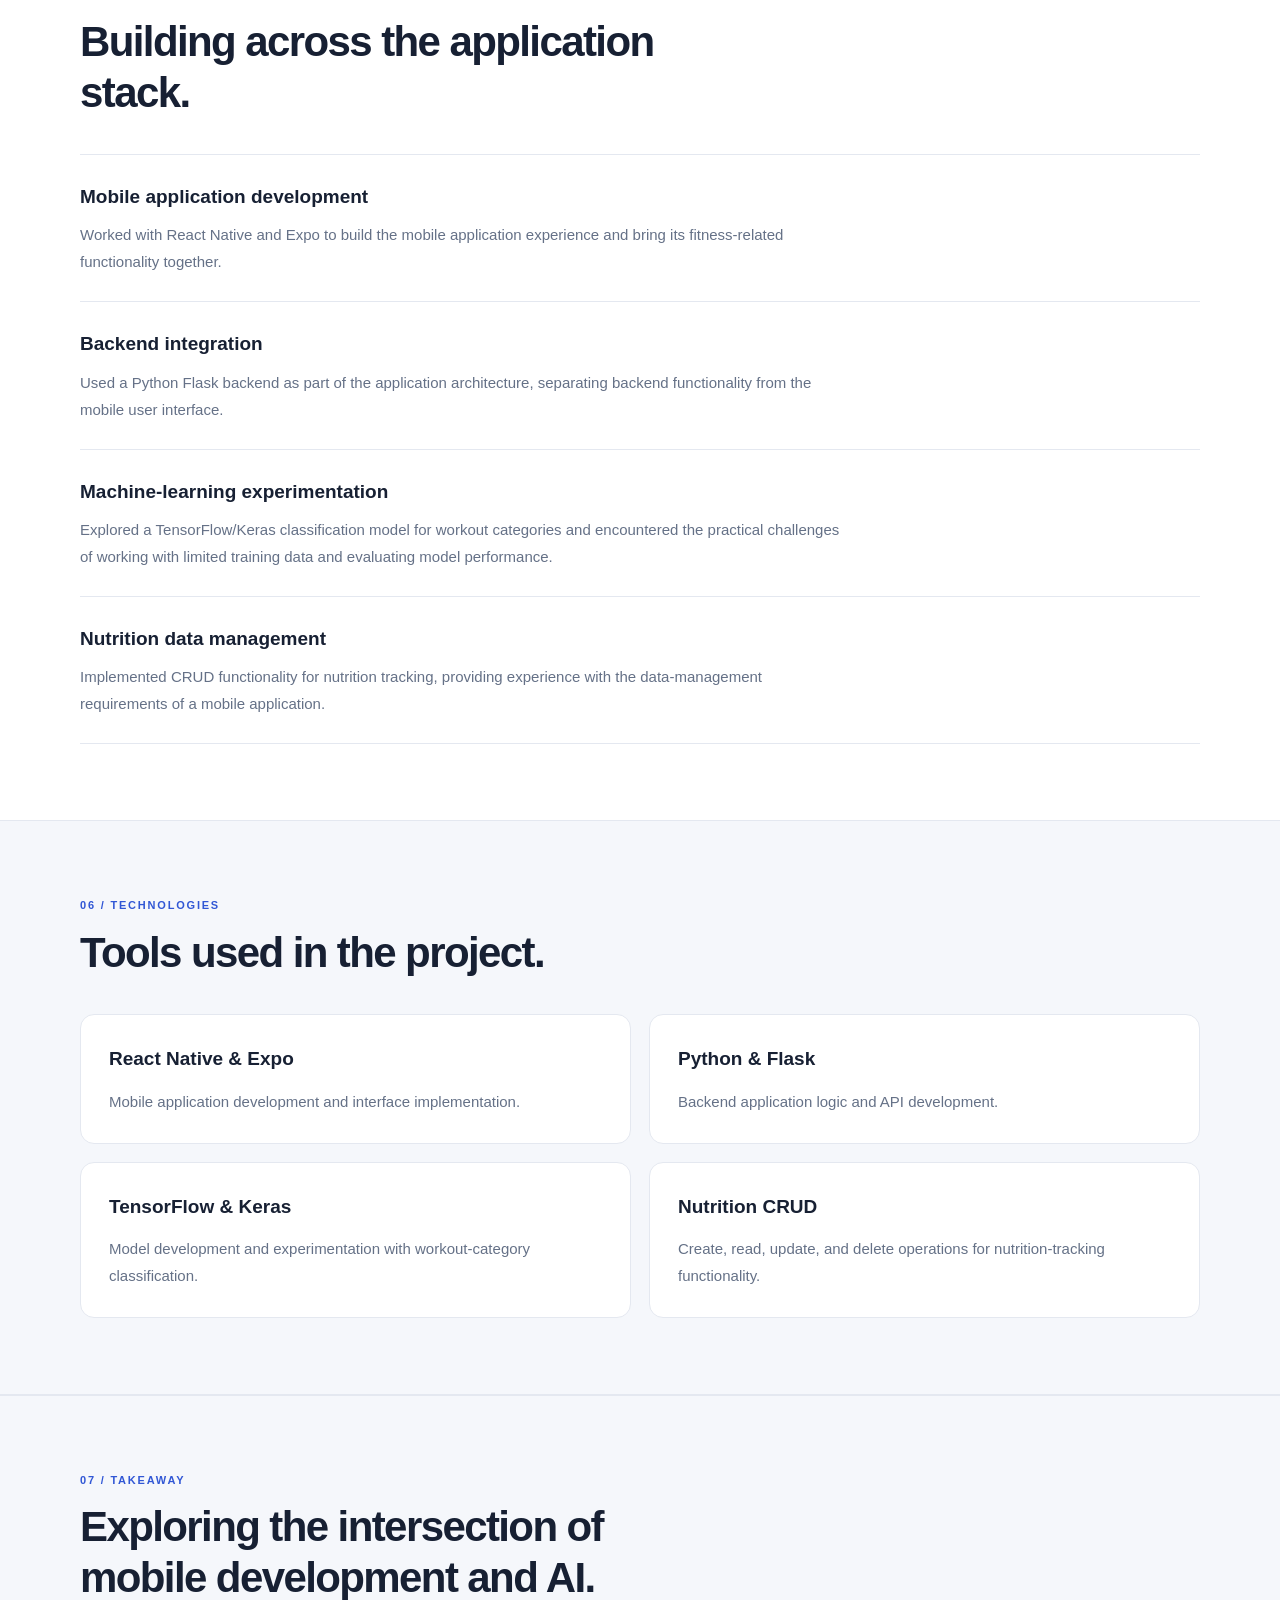
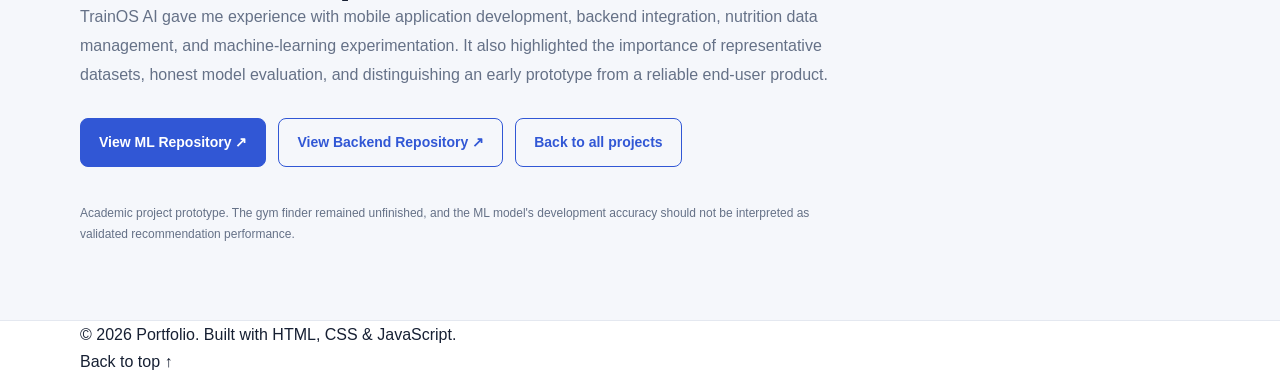
<file: project-trainos.html>
<!DOCTYPE html>
<html lang="en">
<head>
  <meta charset="UTF-8">
  <meta name="viewport" content="width=device-width, initial-scale=1.0">

  <meta
    name="description"
    content="TrainOS AI, a fitness superapp prototype combining mobile development, nutrition tracking, a Flask backend, and machine-learning-based workout recommendations."
  >

  <title>TrainOS AI | Portfolio</title>

  <link rel="stylesheet" href="style.css">
  <link rel="stylesheet" href="project-details.css">
</head>

<body>

  <!-- Navigation -->
  <header class="site-header">
    <nav class="navbar container">
      <a class="logo" href="index.html">Portfolio.</a>

      <button
        class="menu-toggle"
        id="menu-toggle"
        aria-label="Toggle navigation"
        aria-expanded="false"
        aria-controls="nav-links"
      >
        <span></span>
        <span></span>
        <span></span>
      </button>

      <ul class="nav-links" id="nav-links">
        <li><a href="index.html#about">About</a></li>
        <li><a href="index.html#projects">Projects</a></li>
        <li><a href="index.html#skills">Skills</a></li>
        <li><a href="index.html#contact">Contact</a></li>
      </ul>
    </nav>
  </header>

  <main>

    <!-- Project Hero -->
    <section class="project-detail-hero">
      <div class="container">

        <a class="back-link" href="index.html#projects">
          &larr; Back to projects
        </a>

        <p class="eyebrow">PROJECT 03 / MOBILE &amp; MACHINE LEARNING</p>

        <h1>TrainOS AI — Fitness Superapp</h1>

        <p class="project-detail-intro">
          A fitness application concept combining workout
          recommendations, nutrition tracking, and machine learning
          to explore a more personalised approach to fitness.
        </p>

        <div class="project-meta">
          <div>
            <span>PROJECT TYPE</span>
            <strong>Academic project</strong>
          </div>

          <div>
            <span>PLATFORM</span>
            <strong>Mobile application</strong>
          </div>

          <div>
            <span>FOCUS</span>
            <strong>Full-stack &amp; ML integration</strong>
          </div>
        </div>

        <ul class="tag-list project-detail-tags">
          <li>React Native</li>
          <li>Expo</li>
          <li>Python</li>
          <li>Flask</li>
          <li>TensorFlow / Keras</li>
        </ul>

      </div>
    </section>

    <!-- Overview -->
    <section class="section container project-detail-section">

      <div class="project-section-heading">
        <p class="eyebrow">01 / OVERVIEW</p>
        <h2 class="section-title">
          Bringing fitness tracking and recommendations together.
        </h2>
      </div>

      <div class="project-overview-grid">

        <div>
          <h3>The concept</h3>
          <p>
            TrainOS AI was designed around the idea of bringing
            fitness-related features into one mobile application.
            The concept combined workout recommendations with
            nutrition tracking to explore how users could manage
            different aspects of their fitness journey in one place.
          </p>
        </div>

        <div>
          <h3>The implementation</h3>
          <p>
            The application used React Native and Expo for the
            mobile experience, with a Flask backend supporting
            application functionality. A TensorFlow/Keras model
            explored classifying fitness recommendations based on
            inputs such as calorie intake and workout type.
          </p>
        </div>

      </div>
    </section>

    <!-- Application Features -->
    <section class="section project-showcase-section">
      <div class="container">

        <div class="project-section-heading">
          <p class="eyebrow">02 / APPLICATION FEATURES</p>
          <h2 class="section-title">
            More than a workout tracker.
          </h2>
          <p>
            The project explored several features intended to
            support a more connected fitness experience.
          </p>
        </div>

        <div class="feature-grid">

          <article class="feature-card">
            <span class="feature-number">01</span>
            <h3>Workout recommendations</h3>
            <p>
              Explored using workout information and calorie intake
              as inputs for a machine-learning model intended to
              classify recommendations into Strength, Endurance,
              or Flexible categories.
            </p>
          </article>

          <article class="feature-card">
            <span class="feature-number">02</span>
            <h3>Nutrition tracking</h3>
            <p>
              Included CRUD functionality for nutrition records,
              allowing users to create, view, update, and manage
              their tracked information.
            </p>
          </article>

          <article class="feature-card">
            <span class="feature-number">03</span>
            <h3>Mobile-first experience</h3>
            <p>
              Used React Native and Expo to develop the application
              interface with a cross-platform mobile development
              approach.
            </p>
          </article>

          <article class="feature-card">
            <span class="feature-number">04</span>
            <h3>Gym finder concept</h3>
            <p>
              A gym discovery feature was considered as part of the
              broader superapp concept, but remained unfinished
              during development.
            </p>
          </article>

        </div>
      </div>
    </section>

    <!-- System Architecture -->
    <section class="section container project-detail-section">

      <div class="project-section-heading">
        <p class="eyebrow">03 / SYSTEM ARCHITECTURE</p>
        <h2 class="section-title">
          Connecting mobile, backend, and machine learning.
        </h2>
        <p>
          The project explored a multi-component architecture
          separating the mobile interface, application backend,
          and model-based recommendation logic.
        </p>
      </div>

      <div class="architecture-flow">

        <article class="architecture-card">
          <span class="architecture-number">01</span>
          <h3>Mobile application</h3>
          <p>
            Provides the user-facing fitness experience, including
            nutrition tracking and access to application features.
          </p>
          <span class="architecture-role">
            REACT NATIVE · EXPO
          </span>
        </article>

        <div class="architecture-connector" aria-hidden="true">
          &rarr;
        </div>

        <article class="architecture-card">
          <span class="architecture-number">02</span>
          <h3>Backend API</h3>
          <p>
            Provides a backend layer for application requests
            and communication between the mobile app and
            supporting functionality.
          </p>
          <span class="architecture-role">
            PYTHON · FLASK
          </span>
        </article>

        <div class="architecture-connector" aria-hidden="true">
          &rarr;
        </div>

        <article class="architecture-card">
          <span class="architecture-number">03</span>
          <h3>ML model</h3>
          <p>
            Explores classifying workout recommendations using
            fitness-related inputs through a TensorFlow/Keras
            model.
          </p>
          <span class="architecture-role">
            TENSORFLOW · KERAS
          </span>
        </article>

      </div>

      <p class="architecture-note">
        Conceptual overview of the project's main components,
        not a complete deployment diagram.
      </p>

    </section>

    <!-- Machine Learning -->
    <section class="section project-showcase-section">
      <div class="container">

        <div class="project-section-heading">
          <p class="eyebrow">04 / MACHINE LEARNING</p>
          <h2 class="section-title">
            Exploring personalised workout classification.
          </h2>
          <p>
            The machine-learning component explored whether
            fitness-related inputs could be used to classify
            workout recommendations into different categories.
          </p>
        </div>

        <div class="project-overview-grid">

          <div>
            <h3>Model approach</h3>
            <p>
              A TensorFlow/Keras model was developed to explore
              three output categories: Strength, Endurance,
              and Flexible. Calorie intake and workout type
              were among the intended input features.
            </p>
            <p>
              The model was part of an exploratory prototype,
              rather than a validated system for determining
              an individual's optimal workout.
            </p>
          </div>

          <div>
            <h3>Evaluation and limitations</h3>
            <p>
              The model achieved approximately 34% accuracy
              during development. This indicated that its
              predictions were not yet reliable enough to
              support confident fitness recommendations.
            </p>
            <p>
              The limited dataset, including synthetic data,
              was an important constraint. Further work would
              require better representative data, model
              evaluation, and iterative experimentation.
            </p>
          </div>

        </div>

        <p class="architecture-note">
          Reported accuracy is an approximate development result,
          not a benchmark of a production-ready model.
        </p>

      </div>
    </section>

    <!-- Technical Work -->
    <section class="section container project-detail-section">

      <div class="project-section-heading">
        <p class="eyebrow">05 / TECHNICAL IMPLEMENTATION</p>
        <h2 class="section-title">
          Building across the application stack.
        </h2>
      </div>

      <div class="technical-list">

        <article>
          <h3>Mobile application development</h3>
          <p>
            Worked with React Native and Expo to build the mobile
            application experience and bring its fitness-related
            functionality together.
          </p>
        </article>

        <article>
          <h3>Backend integration</h3>
          <p>
            Used a Python Flask backend as part of the application
            architecture, separating backend functionality from
            the mobile user interface.
          </p>
        </article>

        <article>
          <h3>Machine-learning experimentation</h3>
          <p>
            Explored a TensorFlow/Keras classification model for
            workout categories and encountered the practical
            challenges of working with limited training data
            and evaluating model performance.
          </p>
        </article>

        <article>
          <h3>Nutrition data management</h3>
          <p>
            Implemented CRUD functionality for nutrition tracking,
            providing experience with the data-management
            requirements of a mobile application.
          </p>
        </article>

      </div>

    </section>

    <!-- Technologies -->
    <section class="section project-showcase-section">
      <div class="container">

        <div class="project-section-heading">
          <p class="eyebrow">06 / TECHNOLOGIES</p>
          <h2 class="section-title">
            Tools used in the project.
          </h2>
        </div>

        <div class="feature-grid">

          <article class="feature-card">
            <h3>React Native &amp; Expo</h3>
            <p>
              Mobile application development and interface
              implementation.
            </p>
          </article>

          <article class="feature-card">
            <h3>Python &amp; Flask</h3>
            <p>
              Backend application logic and API development.
            </p>
          </article>

          <article class="feature-card">
            <h3>TensorFlow &amp; Keras</h3>
            <p>
              Model development and experimentation with
              workout-category classification.
            </p>
          </article>

          <article class="feature-card">
            <h3>Nutrition CRUD</h3>
            <p>
              Create, read, update, and delete operations for
              nutrition-tracking functionality.
            </p>
          </article>

        </div>
      </div>
    </section>

    <!-- Takeaway -->
    <section class="section project-contribution-section">
      <div class="container">

        <p class="eyebrow">07 / TAKEAWAY</p>

        <h2 class="section-title">
          Exploring the intersection of mobile development and AI.
        </h2>

        <p class="contribution-description">
          TrainOS AI gave me experience with mobile application
          development, backend integration, nutrition data
          management, and machine-learning experimentation.
          It also highlighted the importance of representative
          datasets, honest model evaluation, and distinguishing
          an early prototype from a reliable end-user product.
        </p>

        <div class="project-detail-actions">
          <a
            class="btn btn-primary"
            href="https://github.com/frontiermarch/TrainOS_ML"
            target="_blank"
            rel="noopener noreferrer"
          >
            View ML Repository &nearr;
          </a>

          <a
            class="btn btn-secondary"
            href="https://github.com/frontiermarch/TrainOS_ML_backend"
            target="_blank"
            rel="noopener noreferrer"
          >
            View Backend Repository &nearr;
          </a>

          <a
            class="btn btn-secondary"
            href="index.html#projects"
          >
            Back to all projects
          </a>
        </div>

        <p class="project-disclaimer">
          Academic project prototype. The gym finder remained
          unfinished, and the ML model's development accuracy
          should not be interpreted as validated recommendation
          performance.
        </p>

      </div>
    </section>

  </main>

  <!-- Footer -->
  <footer class="site-footer">
    <div class="container">
      <p>&copy; 2026 Portfolio. Built with HTML, CSS &amp; JavaScript.</p>
      <a href="#">Back to top &uarr;</a>
    </div>
  </footer>

  <script src="script.js"></script>
</body>
</html>
</file>
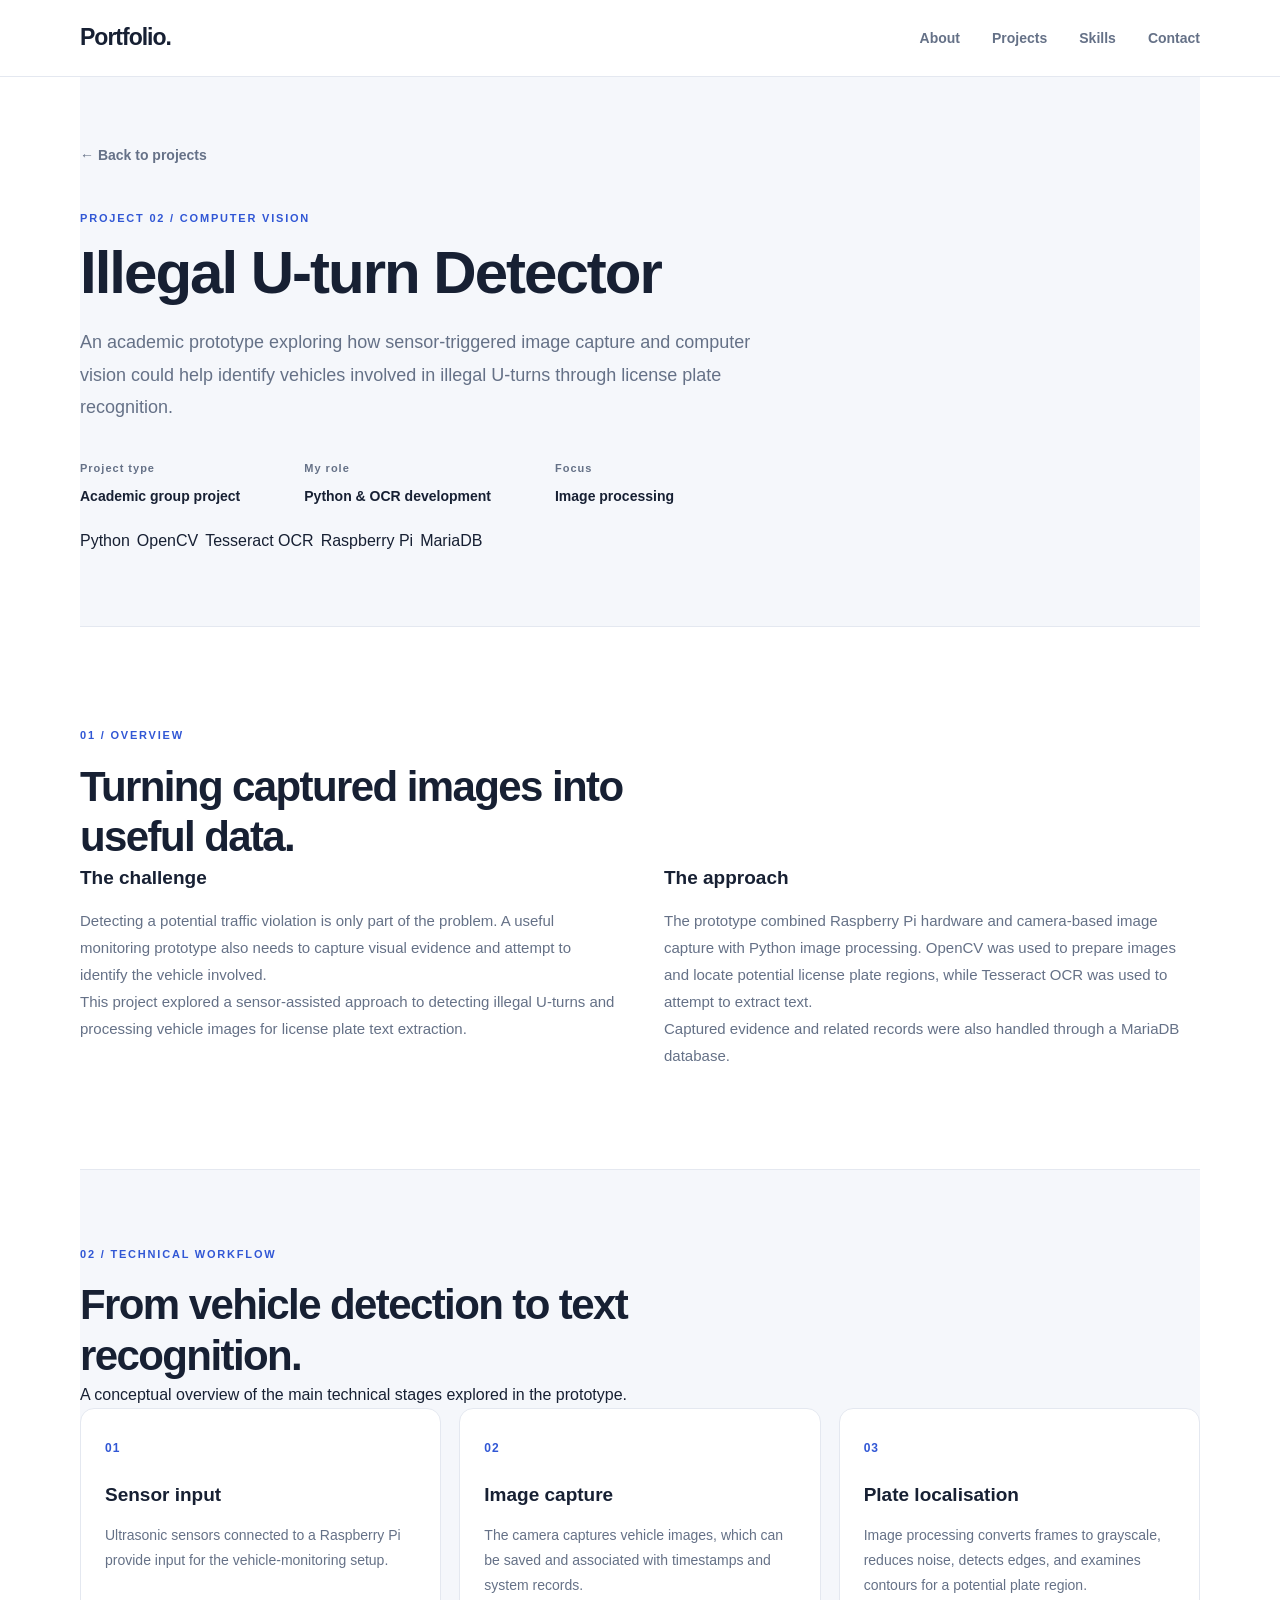
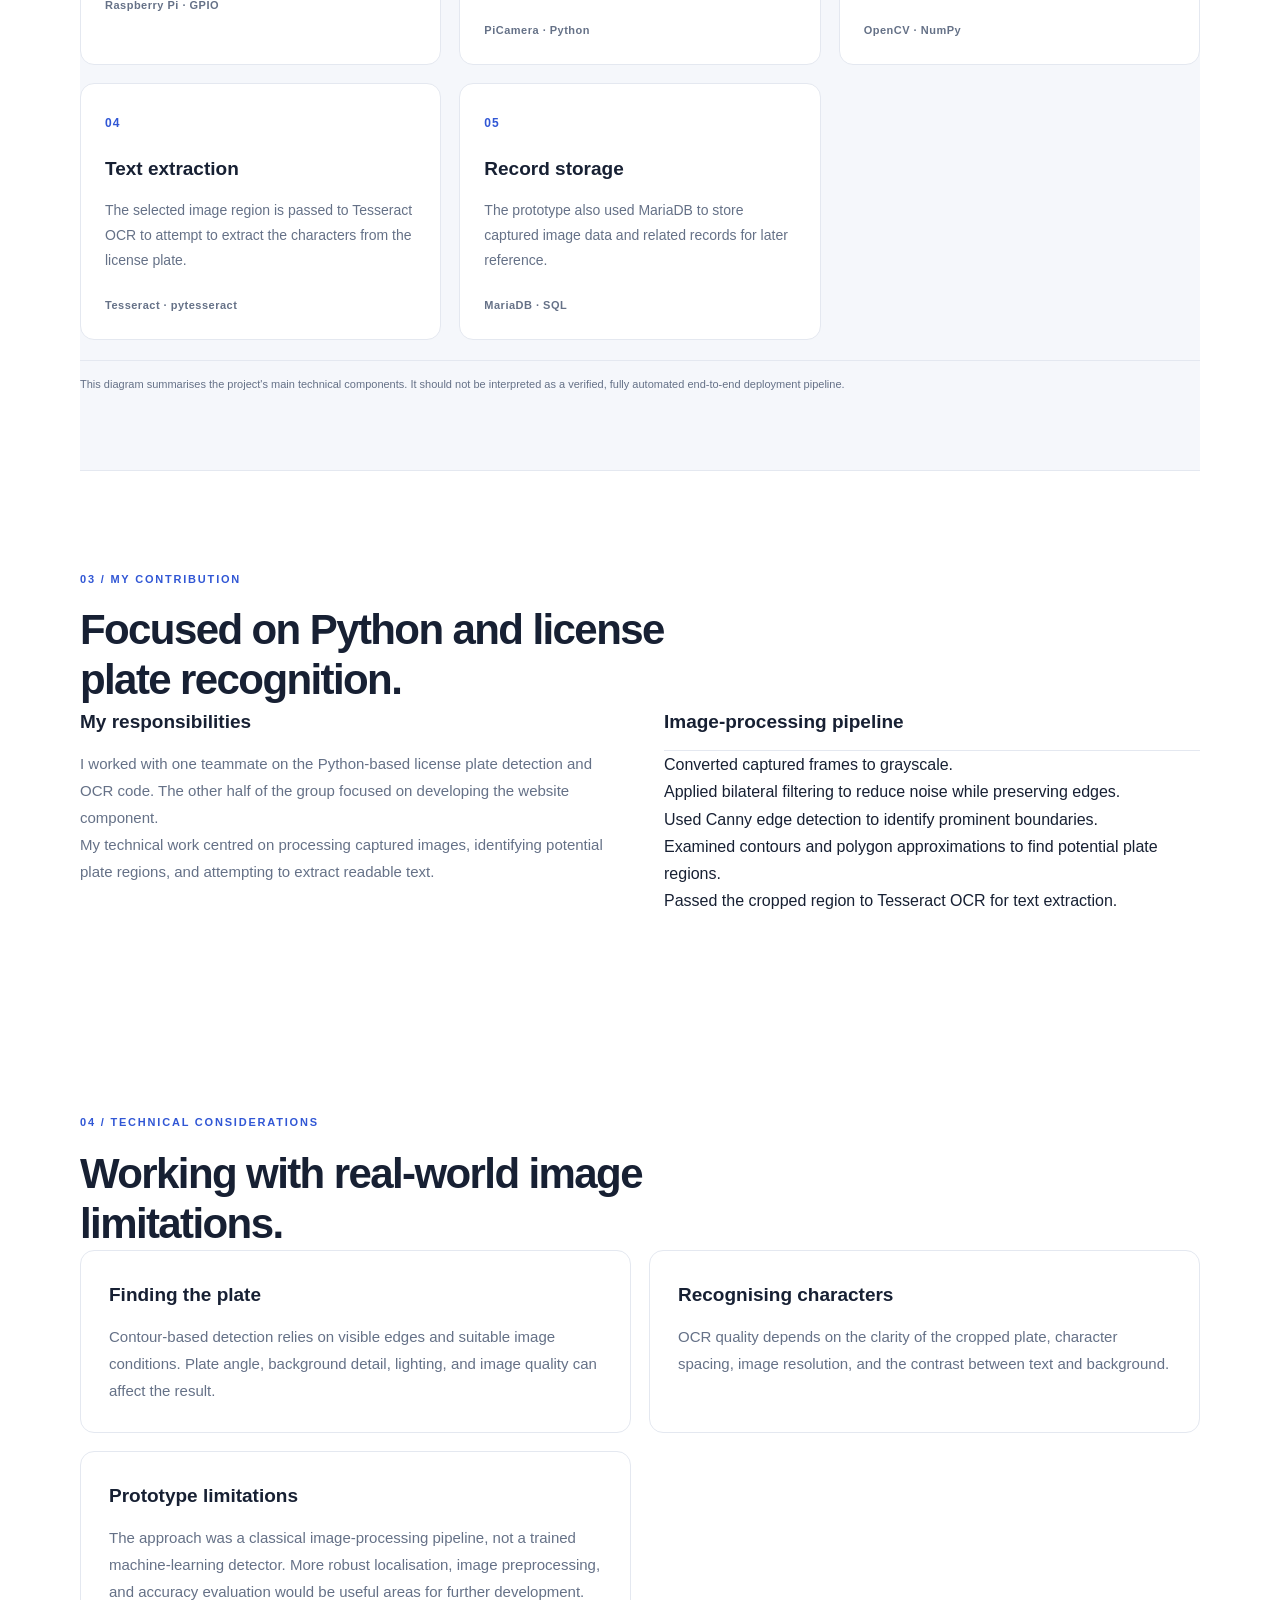
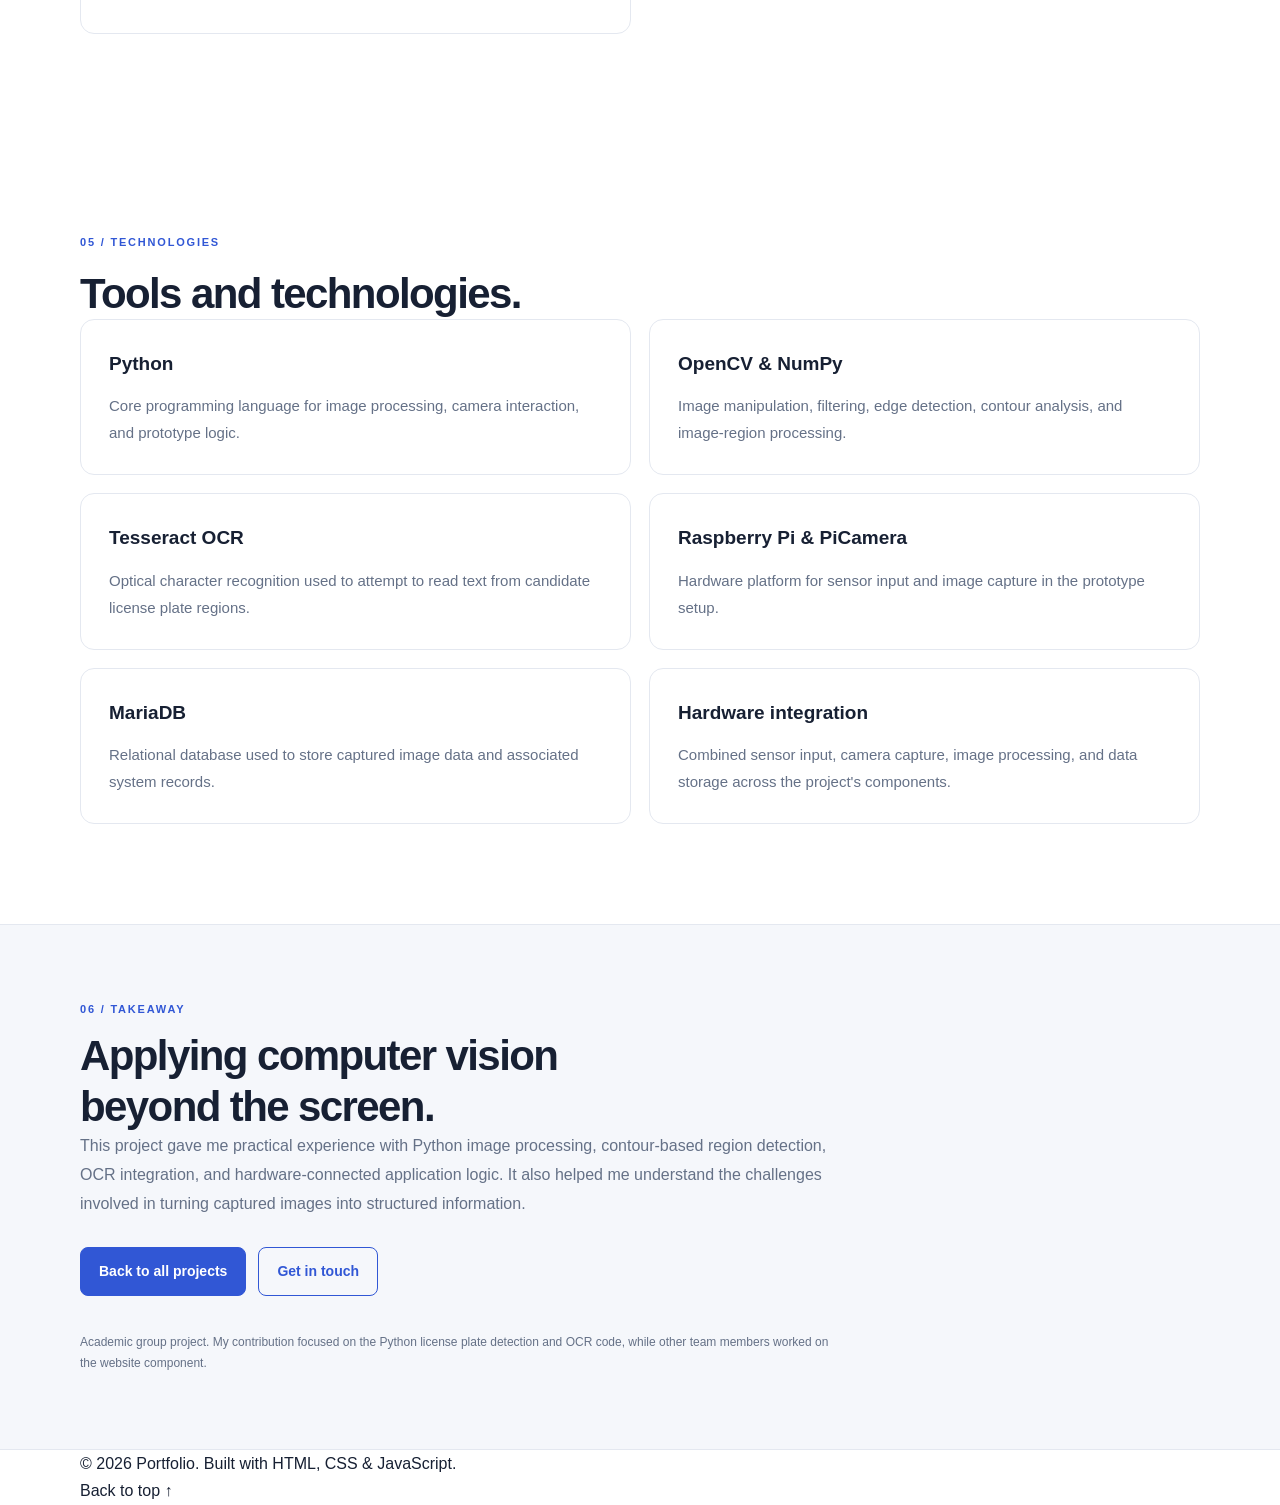
<file: project-uturn.html>
<!DOCTYPE html>
<html lang="en">
<head>
  <meta charset="UTF-8">
  <meta name="viewport" content="width=device-width, initial-scale=1.0">
  <meta
    name="description"
    content="An academic project exploring illegal U-turn detection and license plate recognition using Python, OpenCV, and Tesseract OCR."
  >
  <title>Illegal U-turn Detector | Portfolio</title>

  <link rel="stylesheet" href="style.css">
  <link rel="stylesheet" href="project-details.css">
</head>
<body>

  <!-- Header -->
  <header class="site-header">
    <nav class="navbar container">
      <a href="index.html" class="logo">Portfolio.</a>

      <button
        class="menu-toggle"
        id="menu-toggle"
        aria-label="Toggle navigation"
        aria-expanded="false"
      >
        <span></span>
        <span></span>
        <span></span>
      </button>

      <ul class="nav-links" id="nav-links">
        <li><a href="index.html#about">About</a></li>
        <li><a href="index.html#projects">Projects</a></li>
        <li><a href="index.html#skills">Skills</a></li>
        <li><a href="index.html#contact">Contact</a></li>
      </ul>
    </nav>
  </header>

  <main>

    <!-- Project Hero -->
    <section class="project-detail-hero container">
      <a href="index.html#projects" class="back-link">
        &larr; Back to projects
      </a>

      <p class="eyebrow">PROJECT 02 / COMPUTER VISION</p>

      <h1>Illegal U-turn Detector</h1>

      <p class="project-detail-intro">
        An academic prototype exploring how sensor-triggered image capture
        and computer vision could help identify vehicles involved in
        illegal U-turns through license plate recognition.
      </p>

      <div class="project-meta">
        <div>
          <span class="project-meta-label">Project type</span>
          <strong>Academic group project</strong>
        </div>

        <div>
          <span class="project-meta-label">My role</span>
          <strong>Python &amp; OCR development</strong>
        </div>

        <div>
          <span class="project-meta-label">Focus</span>
          <strong>Image processing</strong>
        </div>
      </div>

      <div class="tag-list">
        <span>Python</span>
        <span>OpenCV</span>
        <span>Tesseract OCR</span>
        <span>Raspberry Pi</span>
        <span>MariaDB</span>
      </div>
    </section>

    <!-- Overview -->
    <section class="section container">
      <p class="eyebrow">01 / OVERVIEW</p>
      <h2 class="section-title">Turning captured images into useful data.</h2>

      <div class="project-overview-grid">
        <div>
          <h3>The challenge</h3>
          <p>
            Detecting a potential traffic violation is only part of the
            problem. A useful monitoring prototype also needs to capture
            visual evidence and attempt to identify the vehicle involved.
          </p>
          <p>
            This project explored a sensor-assisted approach to detecting
            illegal U-turns and processing vehicle images for license plate
            text extraction.
          </p>
        </div>

        <div>
          <h3>The approach</h3>
          <p>
            The prototype combined Raspberry Pi hardware and camera-based
            image capture with Python image processing. OpenCV was used to
            prepare images and locate potential license plate regions, while
            Tesseract OCR was used to attempt to extract text.
          </p>
          <p>
            Captured evidence and related records were also handled through
            a MariaDB database.
          </p>
        </div>
      </div>
    </section>

    <!-- Technical Workflow -->
    <section class="section container project-showcase-section">
      <p class="eyebrow">02 / TECHNICAL WORKFLOW</p>
      <h2 class="section-title">From vehicle detection to text recognition.</h2>

      <p class="section-description">
        A conceptual overview of the main technical stages explored in
        the prototype.
      </p>

      <div class="architecture-flow uturn-workflow">
        <article class="architecture-card">
          <span class="architecture-number">01</span>
          <h3>Sensor input</h3>
          <p>
            Ultrasonic sensors connected to a Raspberry Pi provide input
            for the vehicle-monitoring setup.
          </p>
          <span class="architecture-tech">Raspberry Pi · GPIO</span>
        </article>

        <article class="architecture-card">
          <span class="architecture-number">02</span>
          <h3>Image capture</h3>
          <p>
            The camera captures vehicle images, which can be saved and
            associated with timestamps and system records.
          </p>
          <span class="architecture-tech">PiCamera · Python</span>
        </article>

        <article class="architecture-card">
          <span class="architecture-number">03</span>
          <h3>Plate localisation</h3>
          <p>
            Image processing converts frames to grayscale, reduces noise,
            detects edges, and examines contours for a potential plate region.
          </p>
          <span class="architecture-tech">OpenCV · NumPy</span>
        </article>

        <article class="architecture-card">
          <span class="architecture-number">04</span>
          <h3>Text extraction</h3>
          <p>
            The selected image region is passed to Tesseract OCR to attempt
            to extract the characters from the license plate.
          </p>
          <span class="architecture-tech">Tesseract · pytesseract</span>
        </article>

        <article class="architecture-card">
          <span class="architecture-number">05</span>
          <h3>Record storage</h3>
          <p>
            The prototype also used MariaDB to store captured image data
            and related records for later reference.
          </p>
          <span class="architecture-tech">MariaDB · SQL</span>
        </article>
      </div>

      <p class="project-note">
        This diagram summarises the project's main technical components.
        It should not be interpreted as a verified, fully automated
        end-to-end deployment pipeline.
      </p>
    </section>

    <!-- My Contribution -->
    <section class="section container">
      <p class="eyebrow">03 / MY CONTRIBUTION</p>
      <h2 class="section-title">Focused on Python and license plate recognition.</h2>

      <div class="project-overview-grid">
        <div>
          <h3>My responsibilities</h3>
          <p>
            I worked with one teammate on the Python-based license plate
            detection and OCR code. The other half of the group focused
            on developing the website component.
          </p>
          <p>
            My technical work centred on processing captured images,
            identifying potential plate regions, and attempting to
            extract readable text.
          </p>
        </div>

        <div>
          <h3>Image-processing pipeline</h3>
          <ul class="technical-list">
            <li>Converted captured frames to grayscale.</li>
            <li>Applied bilateral filtering to reduce noise while preserving edges.</li>
            <li>Used Canny edge detection to identify prominent boundaries.</li>
            <li>Examined contours and polygon approximations to find potential plate regions.</li>
            <li>Passed the cropped region to Tesseract OCR for text extraction.</li>
          </ul>
        </div>
      </div>
    </section>

    <!-- Technical Challenges -->
    <section class="section container">
      <p class="eyebrow">04 / TECHNICAL CONSIDERATIONS</p>
      <h2 class="section-title">Working with real-world image limitations.</h2>

      <div class="feature-grid">
        <article class="feature-card">
          <h3>Finding the plate</h3>
          <p>
            Contour-based detection relies on visible edges and suitable
            image conditions. Plate angle, background detail, lighting,
            and image quality can affect the result.
          </p>
        </article>

        <article class="feature-card">
          <h3>Recognising characters</h3>
          <p>
            OCR quality depends on the clarity of the cropped plate,
            character spacing, image resolution, and the contrast
            between text and background.
          </p>
        </article>

        <article class="feature-card">
          <h3>Prototype limitations</h3>
          <p>
            The approach was a classical image-processing pipeline,
            not a trained machine-learning detector. More robust
            localisation, image preprocessing, and accuracy evaluation
            would be useful areas for further development.
          </p>
        </article>
      </div>
    </section>

    <!-- Technologies -->
    <section class="section container">
      <p class="eyebrow">05 / TECHNOLOGIES</p>
      <h2 class="section-title">Tools and technologies.</h2>

      <div class="feature-grid">
        <article class="feature-card">
          <h3>Python</h3>
          <p>
            Core programming language for image processing,
            camera interaction, and prototype logic.
          </p>
        </article>

        <article class="feature-card">
          <h3>OpenCV &amp; NumPy</h3>
          <p>
            Image manipulation, filtering, edge detection,
            contour analysis, and image-region processing.
          </p>
        </article>

        <article class="feature-card">
          <h3>Tesseract OCR</h3>
          <p>
            Optical character recognition used to attempt
            to read text from candidate license plate regions.
          </p>
        </article>

        <article class="feature-card">
          <h3>Raspberry Pi &amp; PiCamera</h3>
          <p>
            Hardware platform for sensor input and image capture
            in the prototype setup.
          </p>
        </article>

        <article class="feature-card">
          <h3>MariaDB</h3>
          <p>
            Relational database used to store captured image data
            and associated system records.
          </p>
        </article>

        <article class="feature-card">
          <h3>Hardware integration</h3>
          <p>
            Combined sensor input, camera capture, image processing,
            and data storage across the project's components.
          </p>
        </article>
      </div>
    </section>

    
    <!-- Project Takeaway -->
    <section class="section project-contribution-section">
    <div class="container">
        <p class="eyebrow">06 / TAKEAWAY</p>

        <h2 class="section-title">
         Applying computer vision beyond the screen.
        </h2>

        <p class="contribution-description">
         This project gave me practical experience with Python image
        processing, contour-based region detection, OCR integration,
        and hardware-connected application logic. It also helped me
        understand the challenges involved in turning captured images
        into structured information.
        </p>

        <div class="project-detail-actions">
         <a class="btn btn-primary" href="index.html#projects">
         Back to all projects
        </a>

        <a class="btn btn-secondary" href="index.html#contact">
          Get in touch
        </a>
        </div>

        <p class="project-disclaimer">
        Academic group project. My contribution focused on the Python
        license plate detection and OCR code, while other team members
        worked on the website component.
        </p>
    </div>
    </section>


  </main>

  <!-- Footer -->
  <footer class="site-footer">
    <div class="container">
      <p>&copy; 2026 Portfolio. Built with HTML, CSS &amp; JavaScript.</p>
      <a href="#">Back to top &uarr;</a>
    </div>
  </footer>

  <script src="script.js"></script>
</body>
</html>
</file>
<file: style.css>
/* ========================================
   1. Design tokens and reset
======================================== */

:root {
  --color-bg: #ffffff;
  --color-surface: #f5f7fb;
  --color-text: #172033;
  --color-muted: #657187;
  --color-primary: #3157d5;
  --color-primary-hover: #2445b7;
  --color-border: #e4e8f0;

  --radius-sm: 8px;
  --radius-md: 14px;
  --radius-lg: 20px;

  --container-width: 1120px;
  --shadow-card: 0 12px 36px rgba(25, 40, 75, 0.06);
}

* {
  box-sizing: border-box;
  margin: 0;
  padding: 0;
}

html {
  scroll-behavior: smooth;
  scroll-padding-top: 90px;
}

body {
  background: var(--color-bg);
  color: var(--color-text);
  font-family: Arial, Helvetica, sans-serif;
  font-size: 16px;
  line-height: 1.7;
  -webkit-font-smoothing: antialiased;
}

a {
  color: inherit;
  text-decoration: none;
}

button,
a {
  -webkit-tap-highlight-color: transparent;
}

button {
  font: inherit;
}

ul {
  list-style: none;
}

img {
  display: block;
  max-width: 100%;
}

::selection {
  background: #dbe5ff;
  color: #172033;
}

:focus-visible {
  outline: 3px solid #7894ff;
  outline-offset: 4px;
}

.container {
  width: min(
    var(--container-width),
    calc(100% - 48px)
  );
  margin-inline: auto;
}

.section {
  padding-block: 100px;
}

.section-muted {
  background: var(--color-surface);
}

/* ========================================
   2. Navigation
======================================== */

.site-header {
  position: sticky;
  top: 0;
  z-index: 100;
  background: rgba(255, 255, 255, 0.94);
  border-bottom: 1px solid var(--color-border);
  backdrop-filter: blur(12px);
}

.navbar {
  min-height: 76px;
  display: flex;
  align-items: center;
  justify-content: space-between;
  gap: 24px;
}

.logo {
  font-size: 23px;
  font-weight: 800;
  letter-spacing: -1px;
}

.logo span {
  color: var(--color-primary);
}

.nav-links {
  display: flex;
  align-items: center;
  gap: 32px;
}

.nav-links a {
  color: var(--color-muted);
  font-size: 14px;
  font-weight: 600;
  transition: color 180ms ease;
}

.nav-links a:hover {
  color: var(--color-primary);
}

.nav-links .nav-contact {
  color: var(--color-primary);
}

.menu-toggle {
  display: none;
  width: 44px;
  height: 44px;
  align-items: center;
  justify-content: center;
  flex-direction: column;
  gap: 5px;
  background: transparent;
  border: 1px solid var(--color-border);
  border-radius: var(--radius-sm);
  cursor: pointer;
}

.menu-toggle span {
  display: block;
  width: 18px;
  height: 2px;
  background: var(--color-text);
  border-radius: 2px;
}

/* ========================================
   3. Hero
======================================== */

.hero {
  min-height: 610px;
  display: grid;
  grid-template-columns: 1.25fr 0.75fr;
  align-items: center;
  gap: 72px;
  padding-block: 90px;
}

.hero-content {
  max-width: 660px;
}

.eyebrow {
  margin-bottom: 18px;
  color: var(--color-primary);
  font-size: 11px;
  font-weight: 800;
  letter-spacing: 1.8px;
  line-height: 1.5;
}

.eyebrow span {
  color: #a5b4fc;
}

.hero h1 {
  max-width: 650px;
  font-size: clamp(40px, 5vw, 64px);
  font-weight: 800;
  letter-spacing: -3px;
  line-height: 1.12;
}

.hero h1 span {
  display: block;
  color: var(--color-primary);
}

.hero-description {
  max-width: 560px;
  margin-top: 24px;
  color: var(--color-muted);
  font-size: 17px;
  line-height: 1.9;
}

.hero-actions {
  display: flex;
  flex-wrap: wrap;
  gap: 12px;
  margin-top: 30px;
}

.button {
  min-height: 48px;
  display: inline-flex;
  align-items: center;
  justify-content: center;
  gap: 10px;
  padding: 12px 20px;
  border: 1px solid transparent;
  border-radius: var(--radius-sm);
  font-size: 14px;
  font-weight: 700;
  transition:
    background 180ms ease,
    color 180ms ease,
    border-color 180ms ease,
    transform 180ms ease;
}

.button:hover {
  transform: translateY(-2px);
}

.button-primary {
  background: var(--color-primary);
  color: #ffffff;
}

.button-primary:hover {
  background: var(--color-primary-hover);
}

.button-secondary {
  border-color: var(--color-border);
  background: #ffffff;
  color: var(--color-text);
}

.button-secondary:hover {
  border-color: var(--color-primary);
  color: var(--color-primary);
}

.hero-meta {
  display: flex;
  align-items: center;
  gap: 9px;
  margin-top: 30px;
  color: var(--color-muted);
  font-size: 12px;
}

.status-dot {
  width: 8px;
  height: 8px;
  flex-shrink: 0;
  border-radius: 50%;
  background: #20a36b;
}

/* Hero summary card */

.hero-card {
  padding: 32px;
  border: 1px solid var(--color-border);
  border-radius: var(--radius-lg);
  background: linear-gradient(
    145deg,
    #ffffff 0%,
    #f5f7ff 100%
  );
  box-shadow: var(--shadow-card);
}

.profile-mark {
  width: 66px;
  height: 66px;
  display: grid;
  place-items: center;
  margin-bottom: 28px;
  border-radius: 18px;
  background: #e8edff;
  color: var(--color-primary);
  font-size: 21px;
  font-weight: 800;
  letter-spacing: -1px;
}

.card-label {
  color: var(--color-muted);
  font-size: 10px;
  font-weight: 800;
  letter-spacing: 1.4px;
}

.hero-card h2 {
  margin-top: 12px;
  font-size: 25px;
  letter-spacing: -0.8px;
  line-height: 1.35;
}

.hero-card > p:not(.card-label) {
  margin-top: 12px;
  color: var(--color-muted);
  font-size: 13px;
}

.card-divider {
  height: 1px;
  margin-block: 24px;
  background: var(--color-border);
}

.focus-row {
  display: flex;
  gap: 14px;
  margin-top: 13px;
  font-size: 13px;
  font-weight: 600;
}

.focus-row span:first-child {
  color: var(--color-primary);
  font-size: 11px;
}

/* ========================================
   4. Section headings and about
======================================== */

.about-grid {
  display: grid;
  grid-template-columns: 0.9fr 1.1fr;
  gap: 90px;
}

.section-title {
  max-width: 600px;
  font-size: clamp(30px, 4vw, 42px);
  font-weight: 800;
  letter-spacing: -1.6px;
  line-height: 1.2;
}

.about-copy {
  color: var(--color-muted);
  font-size: 15px;
}

.about-copy p + p {
  margin-top: 18px;
}

.section-heading {
  display: flex;
  align-items: end;
  justify-content: space-between;
  gap: 36px;
  margin-bottom: 40px;
}

.section-intro {
  max-width: 380px;
  color: var(--color-muted);
  font-size: 14px;
}

/* ========================================
   5. Project cards
======================================== */

.project-grid {
  display: grid;
  grid-template-columns: repeat(2, minmax(0, 1fr));
  gap: 26px;
}

.project-card {
  overflow: hidden;
  border: 1px solid var(--color-border);
  border-radius: var(--radius-lg);
  background: #ffffff;
  transition:
    transform 200ms ease,
    box-shadow 200ms ease;
}

.project-card:hover {
  transform: translateY(-4px);
  box-shadow: var(--shadow-card);
}

.project-visual {
  min-height: 240px;
  position: relative;
  display: grid;
  place-items: center;
  overflow: hidden;
}

.inventory-visual {
  background: #edf1fc;
}

.code-visual {
  background: #e9eff5;
}

.visual-label {
  position: absolute;
  top: 18px;
  left: 20px;
  color: #657187;
  font-size: 9px;
  font-weight: 800;
  letter-spacing: 1.3px;
}

/* CSS illustration of an inventory dashboard */

.mock-dashboard {
  width: 77%;
  height: 148px;
  overflow: hidden;
  margin-top: 20px;
  border: 1px solid #dce3f0;
  border-radius: 8px;
  background: #ffffff;
  box-shadow: 0 10px 25px rgba(35, 55, 95, 0.1);
  transform: rotate(-2deg);
}

.mock-topbar {
  height: 20px;
  border-bottom: 1px solid #edf0f5;
  background: #ffffff;
}

.mock-content {
  height: calc(100% - 20px);
  display: flex;
}

.mock-side {
  width: 19%;
  border-right: 1px solid #edf0f5;
  background: #f7f8fc;
}

.mock-main {
  flex: 1;
  padding: 13px;
}

.mock-line {
  width: 48%;
  height: 7px;
  border-radius: 4px;
  background: #cdd8f6;
}

.mock-line.short {
  width: 28%;
  margin-top: 6px;
  background: #e6eaf2;
}

.mock-stats {
  display: flex;
  gap: 7px;
  margin-top: 12px;
}

.mock-stats span {
  height: 24px;
  flex: 1;
  border: 1px solid #e6eaf2;
  border-radius: 4px;
  background: #f7f9ff;
}

.mock-table {
  height: 16px;
  margin-top: 8px;
  border-radius: 3px;
  background: repeating-linear-gradient(
    to bottom,
    #e6eaf2 0,
    #e6eaf2 1px,
    transparent 1px,
    transparent 7px
  );
}

/* CSS illustration of a code editor */

.code-window {
  width: 78%;
  min-height: 156px;
  overflow: hidden;
  margin-top: 20px;
  border: 1px solid #d1dae5;
  border-radius: 8px;
  background: #ffffff;
  box-shadow: 0 10px 25px rgba(35, 55, 75, 0.1);
  transform: rotate(2deg);
}

.code-window-bar {
  height: 29px;
  display: flex;
  align-items: center;
  gap: 5px;
  padding-inline: 10px;
  border-bottom: 1px solid #e8edf3;
}

.code-window-bar > span {
  width: 6px;
  height: 6px;
  border-radius: 50%;
  background: #bdc8d7;
}

.code-window-bar p {
  margin-left: 8px;
  color: #657187;
  font-size: 9px;
}

.code-lines {
  padding: 13px;
  font-family: Consolas, monospace;
  font-size: 9px;
  line-height: 1.9;
}

.code-lines p {
  color: #334e88;
}

.code-lines span {
  margin-right: 10px;
  color: #a0aaba;
}

.project-body {
  padding: 27px;
}

.project-type {
  color: var(--color-primary);
  font-size: 10px;
  font-weight: 800;
  letter-spacing: 1.2px;
}

.project-body h3 {
  margin-top: 8px;
  font-size: 22px;
  letter-spacing: -0.6px;
  line-height: 1.4;
}

.project-body > p:not(.project-type):not(.project-note) {
  margin-top: 12px;
  color: var(--color-muted);
  font-size: 13px;
  line-height: 1.9;
}

.tag-list {
  display: flex;
  flex-wrap: wrap;
  gap: 7px;
  margin-top: 18px;
}

.tag-list li {
  padding: 5px 9px;
  border: 1px solid var(--color-border);
  border-radius: 6px;
  color: #48566d;
  font-size: 10px;
  font-weight: 600;
}

.project-note {
  margin-top: 20px;
  padding-top: 14px;
  border-top: 1px solid var(--color-border);
  color: var(--color-muted);
  font-size: 11px;
}

/* ========================================
   6. Skills
======================================== */

.skills-intro {
  margin-top: 15px;
}

.skills-grid {
  display: grid;
  grid-template-columns: repeat(4, minmax(0, 1fr));
  gap: 16px;
  margin-top: 35px;
}

.skill-card {
  min-height: 170px;
  padding: 22px;
  border: 1px solid var(--color-border);
  border-radius: var(--radius-md);
  background: #ffffff;
}

.skill-number {
  color: var(--color-primary);
  font-size: 11px;
  font-weight: 800;
}

.skill-card h3 {
  margin-top: 18px;
  font-size: 15px;
  line-height: 1.5;
}

.skill-card p {
  margin-top: 9px;
  color: var(--color-muted);
  font-size: 12px;
  line-height: 1.8;
}

/* ========================================
   7. Education and experience
======================================== */

.timeline {
  max-width: 760px;
  margin-top: 40px;
}

.timeline-item > div > p {
  line-height: 1.7;
}

.timeline-skills {
  margin-top: 12px;
  font-size: 13px;
  font-weight: 600;
  color: var(--color-primary);
}

.timeline-item:not(:last-child)::before {
  position: absolute;
  top: 12px;
  bottom: 0;
  left: 5px;
  width: 1px;
  background: var(--color-border);
  content: "";
}

.timeline-dot {
  z-index: 1;
  width: 11px;
  height: 11px;
  margin-top: 5px;
  border: 2px solid var(--color-primary);
  border-radius: 50%;
  background: #ffffff;
}

.timeline-date {
  color: var(--color-primary);
  font-size: 10px;
  font-weight: 800;
  letter-spacing: 1.2px;
}

.timeline-item h3 {
  margin-top: 7px;
  font-size: 18px;
  line-height: 1.5;
}

.timeline-item p:last-child {
  max-width: 620px;
  margin-top: 9px;
  color: var(--color-muted);
  font-size: 13px;
}

/* ========================================
   8. Contact and footer
======================================== */

.contact-section {
  background: #f5f7fb;
  border-top: 1px solid var(--color-border);
  text-align: center;
}

.contact-content {
  display: flex;
  align-items: center;
  flex-direction: column;
}

.contact-content h2 {
  max-width: 650px;
  font-size: clamp(34px, 5vw, 50px);
  font-weight: 800;
  letter-spacing: -1.8px;
  line-height: 1.2;
}

.contact-content > p:not(.eyebrow) {
  max-width: 520px;
  margin-top: 18px;
  color: var(--color-muted);
  font-size: 14px;
}

.contact-content > .button {
  margin-top: 26px;
}

.social-links {
  display: flex;
  flex-wrap: wrap;
  justify-content: center;
  gap: 26px;
  margin-top: 26px;
}

.social-links a {
  color: var(--color-muted);
  font-size: 13px;
  font-weight: 600;
}

.social-links a:hover {
  color: var(--color-primary);
}

.site-footer {
  border-top: 1px solid var(--color-border);
}

.footer-content {
  min-height: 72px;
  display: flex;
  align-items: center;
  justify-content: space-between;
  gap: 20px;
}

.footer-content p,
.footer-content a {
  color: var(--color-muted);
  font-size: 12px;
}

.footer-content a:hover {
  color: var(--color-primary);
}

/* ========================================
   9. Responsive layout
======================================== */

@media (max-width: 900px) {
  .hero {
    grid-template-columns: 1fr;
    gap: 40px;
    padding-block: 75px;
  }

  .hero-content {
    max-width: 700px;
  }

  .hero-card {
    max-width: 600px;
  }

  .about-grid {
    grid-template-columns: 1fr;
    gap: 28px;
  }

  .skills-grid {
    grid-template-columns: repeat(2, minmax(0, 1fr));
  }

  .section-heading {
    align-items: start;
    flex-direction: column;
    gap: 16px;
  }
}

@media (max-width: 640px) {
  .container {
    width: calc(100% - 36px);
  }

  .section {
    padding-block: 68px;
  }

  .navbar {
    min-height: 68px;
  }

  .menu-toggle {
    display: flex;
  }

  .nav-links {
    position: absolute;
    top: calc(100% + 1px);
    left: 0;
    right: 0;
    display: none;
    align-items: stretch;
    flex-direction: column;
    gap: 0;
    padding: 12px 18px 18px;
    border-bottom: 1px solid var(--color-border);
    background: #ffffff;
    box-shadow: 0 12px 20px rgba(25, 40, 75, 0.06);
  }

  .nav-links.is-open {
    display: flex;
  }

  .nav-links li a {
    display: block;
    padding: 12px 0;
  }

  .hero {
    min-height: auto;
    gap: 36px;
    padding-block: 65px;
  }

  .hero h1 {
    font-size: clamp(38px, 10vw, 52px);
    letter-spacing: -2px;
  }

  .hero-description {
    font-size: 15px;
  }

  .hero-card {
    padding: 25px;
  }

  .project-grid {
    grid-template-columns: 1fr;
  }

  .project-visual {
    min-height: 220px;
  }

  .skills-grid {
    grid-template-columns: 1fr;
  }

  .skill-card {
    min-height: auto;
  }

  .skill-card h3 {
    margin-top: 10px;
  }

  .contact-content h2 {
    letter-spacing: -1px;
  }

  .footer-content {
    min-height: 68px;
  }
}

/* Respect users who prefer reduced motion */

@media (prefers-reduced-motion: reduce) {
  *,
  *::before,
  *::after {
    scroll-behavior: auto !important;
    transition-duration: 0.01ms !important;
  }
}

/* Inventory Management System screenshot */
.inventory-visual {
  padding: 0;
  overflow: hidden;
}

.project-screenshot {
  display: block;
  width: 100%;
  height: 100%;
  object-fit: cover;
  object-position: top center;
}


/* TrainOS AI project visual */

.trainos-visual {
  display: flex;
  flex-direction: column;
  justify-content: space-between;
  gap: 24px;
  padding: 24px;
  background: linear-gradient(135deg, #eaf3ff, #f7f9fc);
}

.trainos-preview {
  width: 100%;
  max-width: 340px;
  margin: 0 auto;
  overflow: hidden;
  border: 1px solid #d9e4f2;
  border-radius: 14px;
  background: #ffffff;
  box-shadow: 0 14px 35px rgba(31, 69, 120, 0.10);
}

.trainos-preview-header {
  display: flex;
  align-items: center;
  gap: 8px;
  padding: 14px 16px;
  border-bottom: 1px solid #edf1f6;
  color: #334155;
  font-size: 10px;
  font-weight: 800;
  letter-spacing: 1.5px;
}

.trainos-preview-dot {
  width: 8px;
  height: 8px;
  border-radius: 50%;
  background: #4784e8;
}

.trainos-preview-content {
  padding: 20px 16px;
}

.trainos-preview-label {
  margin: 0 0 12px;
  color: #64748b;
  font-size: 10px;
  font-weight: 700;
  letter-spacing: 1px;
}

.trainos-goal {
  display: flex;
  align-items: center;
  gap: 12px;
  padding: 14px;
  border-radius: 10px;
  background: #f1f6ff;
}

.trainos-goal-icon {
  display: grid;
  width: 38px;
  height: 38px;
  flex-shrink: 0;
  place-items: center;
  border-radius: 10px;
  background: #dceaff;
  color: #2864c5;
  font-size: 20px;
}

.trainos-goal strong {
  color: #1e3a5f;
  font-size: 13px;
}

.trainos-goal p {
  margin: 4px 0 0;
  color: #64748b;
  font-size: 10px;
}

.trainos-preview-stats {
  display: grid;
  grid-template-columns: repeat(3, minmax(0, 1fr));
  gap: 8px;
  margin-top: 14px;
}

.trainos-preview-stats div {
  padding: 12px 6px;
  border: 1px solid #edf1f6;
  border-radius: 8px;
  text-align: center;
}

.trainos-preview-stats span {
  color: #4784e8;
  font-size: 12px;
  font-weight: 800;
}

.trainos-preview-stats p {
  margin: 6px 0 0;
  color: #475569;
  font-size: 10px;
}

/* Shared project repository links */

.project-links {
  display: flex;
  flex-wrap: wrap;
  gap: 12px 18px;
  margin-top: 20px;
  padding-top: 14px;
  border-top: 1px solid var(--color-border);
}

.project-links a {
  color: var(--color-primary);
  font-size: 13px;
  font-weight: 700;
}

.project-links a:hover {
  color: var(--color-primary-hover);
  text-decoration: underline;
  text-underline-offset: 4px;
}


/* Background section groups */
.background-group {
  margin-top: 44px;
}

.background-heading {
  margin-bottom: 24px;
  font-size: 20px;
  font-weight: 700;
  letter-spacing: -0.3px;
}

.timeline-item > div > p {
  line-height: 1.7;
}

.timeline-skills {
  margin-top: 12px;
  color: var(--color-primary);
  font-size: 13px;
  font-weight: 600;
}
</file>
<file: project-details.css>
/* ========================================
   Project Detail Pages
======================================== */

.project-detail-hero {
  padding: 64px 0 72px;
  background: var(--color-surface);
  border-bottom: 1px solid var(--color-border);
}

.back-link {
  display: inline-block;
  margin-bottom: 42px;
  color: var(--color-muted);
  font-size: 14px;
  font-weight: 600;
}

.back-link:hover {
  color: var(--color-primary);
}

.project-detail-hero .eyebrow,
.project-section-heading .eyebrow,
.project-contribution-section .eyebrow {
  margin-bottom: 14px;
}

.project-detail-hero h1 {
  max-width: 850px;
  margin-bottom: 20px;
  font-size: clamp(36px, 5vw, 60px);
  line-height: 1.1;
  letter-spacing: -2px;
}

.project-detail-intro {
  max-width: 720px;
  color: var(--color-muted);
  font-size: 18px;
  line-height: 1.8;
}

.project-meta {
  display: flex;
  flex-wrap: wrap;
  gap: 32px 64px;
  margin-top: 36px;
}

.project-meta div {
  display: flex;
  flex-direction: column;
  gap: 7px;
}

.project-meta span,
.architecture-role {
  color: var(--color-muted);
  font-size: 11px;
  font-weight: 700;
  letter-spacing: 1px;
}

.project-meta strong {
  font-size: 14px;
}

.project-detail-tags {
  margin-top: 28px;
}

/* Section headings */

.project-detail-section {
  padding-top: 76px;
  padding-bottom: 76px;
}

.project-section-heading {
  max-width: 760px;
  margin-bottom: 36px;
}

.project-section-heading > p:not(.eyebrow) {
  color: var(--color-muted);
  line-height: 1.8;
}

.project-overview-grid {
  display: grid;
  grid-template-columns: repeat(2, minmax(0, 1fr));
  gap: 48px;
}

.project-overview-grid h3,
.architecture-card h3,
.feature-card h3,
.technical-list h3 {
  margin-bottom: 12px;
  font-size: 19px;
}

.project-overview-grid p,
.architecture-card p,
.feature-card p,
.technical-list p {
  color: var(--color-muted);
  font-size: 15px;
  line-height: 1.8;
}

/* Screenshot showcase */

.project-showcase-section {
  padding: 76px 0;
  background: var(--color-surface);
  border-top: 1px solid var(--color-border);
  border-bottom: 1px solid var(--color-border);
}

.project-screenshot-frame {
  margin: 0;
  padding: 12px;
  overflow: hidden;
  background: var(--color-bg);
  border: 1px solid var(--color-border);
  border-radius: var(--radius-lg, 14px);
  box-shadow: var(--shadow-card, 0 12px 36px rgba(23, 32, 51, 0.06));
}

.project-screenshot-frame img {
  display: block;
  width: 100%;
  height: auto;
  max-height: 680px;
  object-fit: contain;
  border-radius: 6px;
}

.project-screenshot-frame figcaption {
  padding: 12px 8px 4px;
  color: var(--color-muted);
  font-size: 12px;
  line-height: 1.6;
}

/* System architecture */

.architecture-flow {
  display: grid;
  grid-template-columns: minmax(0, 1fr) auto minmax(0, 1fr) auto minmax(0, 1fr);
  align-items: stretch;
  gap: 16px;
}

.architecture-card {
  padding: 24px;
  background: var(--color-bg);
  border: 1px solid var(--color-border);
  border-radius: var(--radius-md, 8px);
}

.architecture-number,
.feature-number {
  display: inline-block;
  margin-bottom: 20px;
  color: var(--color-primary);
  font-size: 12px;
  font-weight: 700;
  letter-spacing: 1px;
}

.architecture-card p {
  margin-bottom: 24px;
  font-size: 14px;
}

.architecture-role {
  display: block;
  font-size: 10px;
}

.architecture-connector {
  display: flex;
  align-items: center;
  justify-content: center;
  color: var(--color-primary);
  font-size: 24px;
}

.architecture-note {
  margin-top: 18px;
  color: var(--color-muted);
  font-size: 12px;
  line-height: 1.6;
}

/* Feature cards */

.feature-grid {
  display: grid;
  grid-template-columns: repeat(2, minmax(0, 1fr));
  gap: 18px;
}

.feature-card {
  padding: 28px;
  background: var(--color-bg);
  border: 1px solid var(--color-border);
  border-radius: var(--radius-md, 8px);
  transition: transform 0.2s ease, box-shadow 0.2s ease;
}

.feature-card:hover {
  transform: translateY(-3px);
  box-shadow: var(--shadow-card, 0 12px 36px rgba(23, 32, 51, 0.06));
}

.feature-number {
  margin-bottom: 16px;
}

/* Technical contributions */

.technical-list {
  border-top: 1px solid var(--color-border);
}

.technical-list article {
  padding: 26px 0;
  border-bottom: 1px solid var(--color-border);
}

.technical-list h3 {
  margin-bottom: 8px;
}

.technical-list p {
  max-width: 760px;
  margin-bottom: 0;
}

/* Closing section */

.project-contribution-section {
  padding: 76px 0;
  background: var(--color-surface);
  border-top: 1px solid var(--color-border);
}

.contribution-description {
  max-width: 760px;
  color: var(--color-muted);
  line-height: 1.8;
}

.project-detail-actions {
  display: flex;
  flex-wrap: wrap;
  gap: 12px;
  margin-top: 28px;
}

.project-detail-actions a {
  display: inline-flex;
  align-items: center;
  justify-content: center;
  padding: 12px 18px;
  border: 1px solid var(--color-primary);
  border-radius: var(--radius-sm, 8px);
  font-size: 14px;
  font-weight: 700;
  transition: background 0.2s ease, color 0.2s ease;
}

.project-detail-actions .btn-primary {
  background: var(--color-primary);
  color: #fff;
}

.project-detail-actions .btn-primary:hover {
  background: var(--color-primary-hover);
}

.project-detail-actions .btn-secondary {
  background: transparent;
  color: var(--color-primary);
}

.project-detail-actions .btn-secondary:hover {
  background: var(--color-bg);
}

.project-disclaimer {
  max-width: 760px;
  margin-top: 36px;
  color: var(--color-muted);
  font-size: 12px;
  line-height: 1.7;
}

/* Responsive layout */

@media (max-width: 800px) {
  .project-detail-hero {
    padding: 42px 0 52px;
  }

  .back-link {
    margin-bottom: 32px;
  }

  .project-detail-hero h1 {
    letter-spacing: -1px;
  }

  .project-meta {
    gap: 24px 36px;
  }

  .project-overview-grid {
    gap: 28px;
  }

  .architecture-flow {
    grid-template-columns: 1fr;
  }

  .architecture-connector {
    transform: rotate(90deg);
    min-height: 24px;
  }
}

@media (max-width: 560px) {
  .project-overview-grid,
  .feature-grid {
    grid-template-columns: 1fr;
  }

  .project-detail-section,
  .project-showcase-section,
  .project-contribution-section {
    padding-top: 52px;
    padding-bottom: 52px;
  }

  .project-meta {
    display: grid;
    grid-template-columns: repeat(2, minmax(0, 1fr));
    gap: 24px 16px;
  }

  .architecture-card,
  .feature-card {
    padding: 22px;
  }

  .project-detail-actions {
    flex-direction: column;
  }

  .project-detail-actions a {
    width: 100%;
  }
}


/* ========================================
   Illegal U-turn Detector Workflow
======================================== */

.uturn-workflow {
  display: grid;
  grid-template-columns: repeat(3, minmax(0, 1fr));
  align-items: stretch;
  gap: 18px;
}

.uturn-workflow .architecture-card {
  min-width: 0;
  height: 100%;
  box-sizing: border-box;
  overflow-wrap: anywhere;
}

.uturn-workflow .architecture-card h3 {
  overflow-wrap: anywhere;
}

.uturn-workflow .architecture-card p {
  margin-bottom: 24px;
  overflow-wrap: anywhere;
}

.uturn-workflow .architecture-tech {
  display: block;
  margin-top: auto;
  color: var(--color-muted);
  font-size: 11px;
  font-weight: 700;
  line-height: 1.6;
  letter-spacing: 0.5px;
}

@media (max-width: 800px) {
  .uturn-workflow {
    grid-template-columns: repeat(2, minmax(0, 1fr));
    gap: 16px;
  }
}

@media (max-width: 560px) {
  .uturn-workflow {
    grid-template-columns: 1fr;
    gap: 16px;
  }
}
</file>
